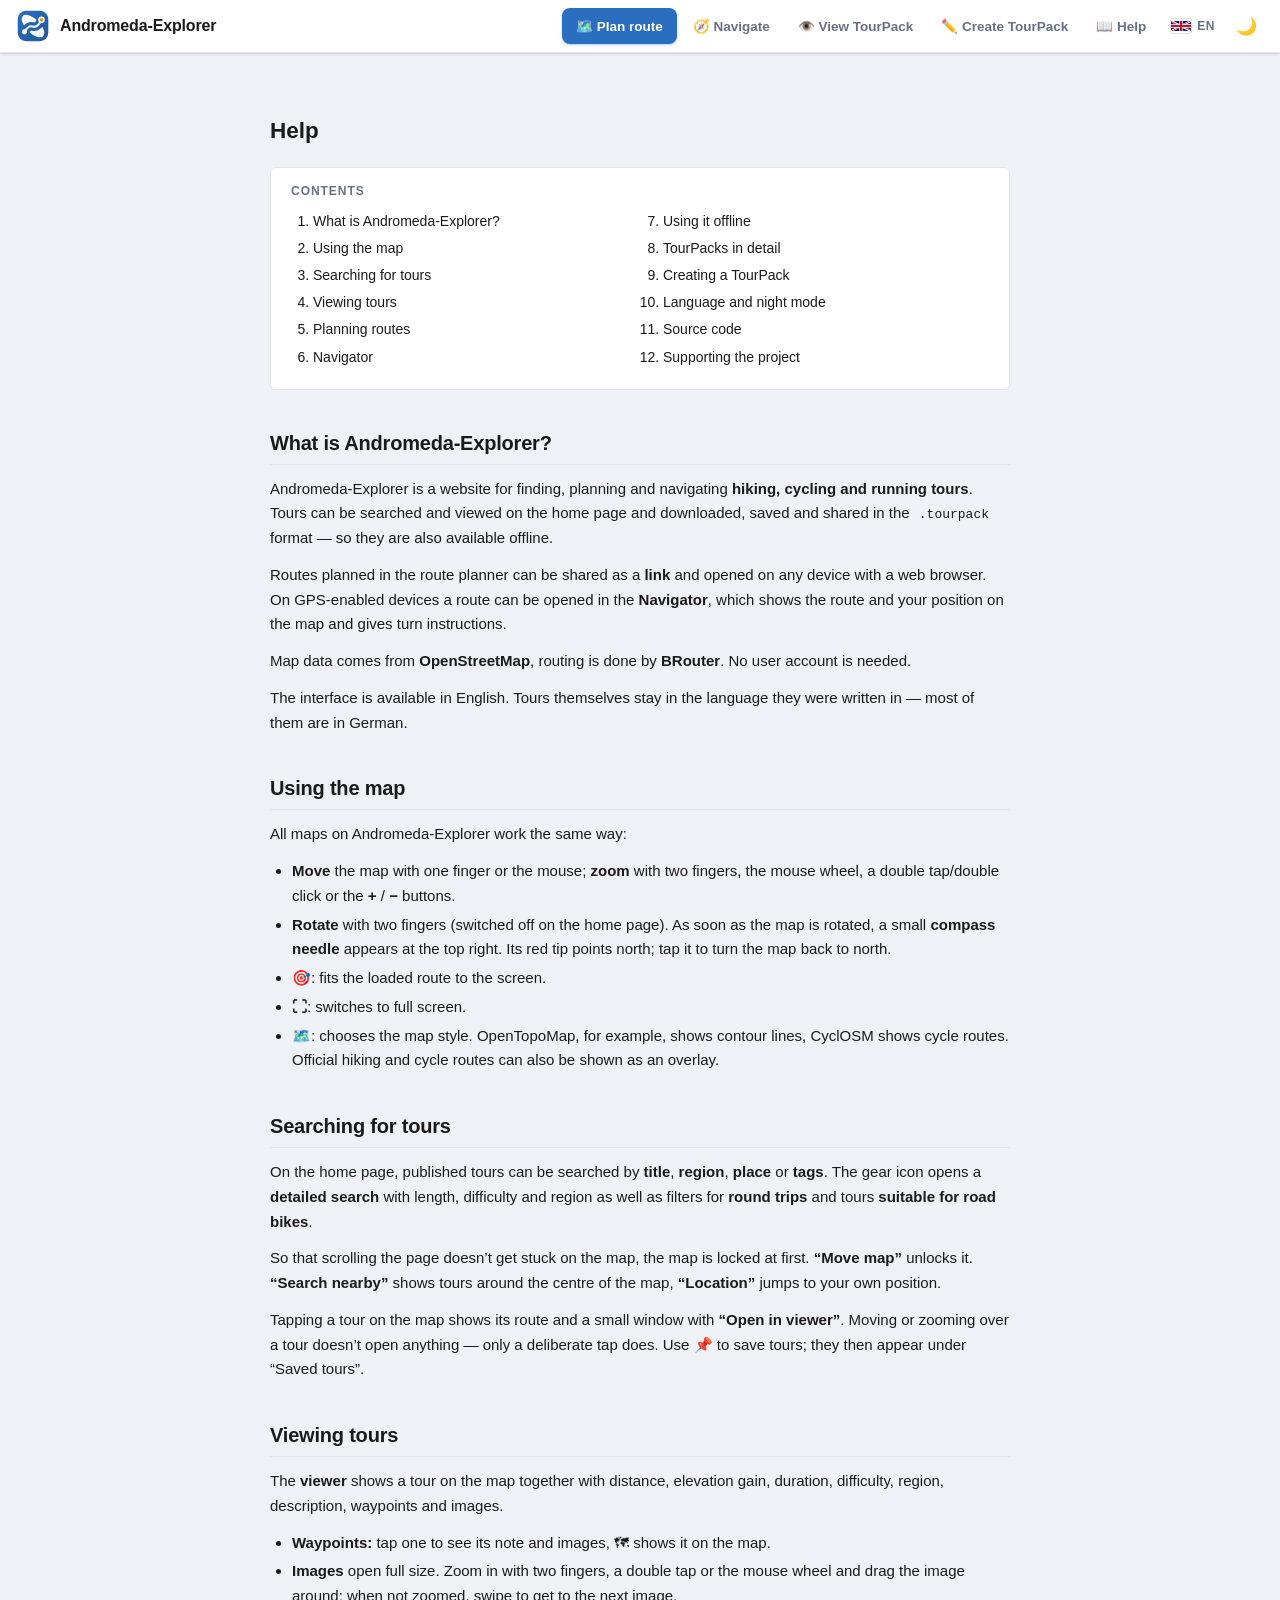
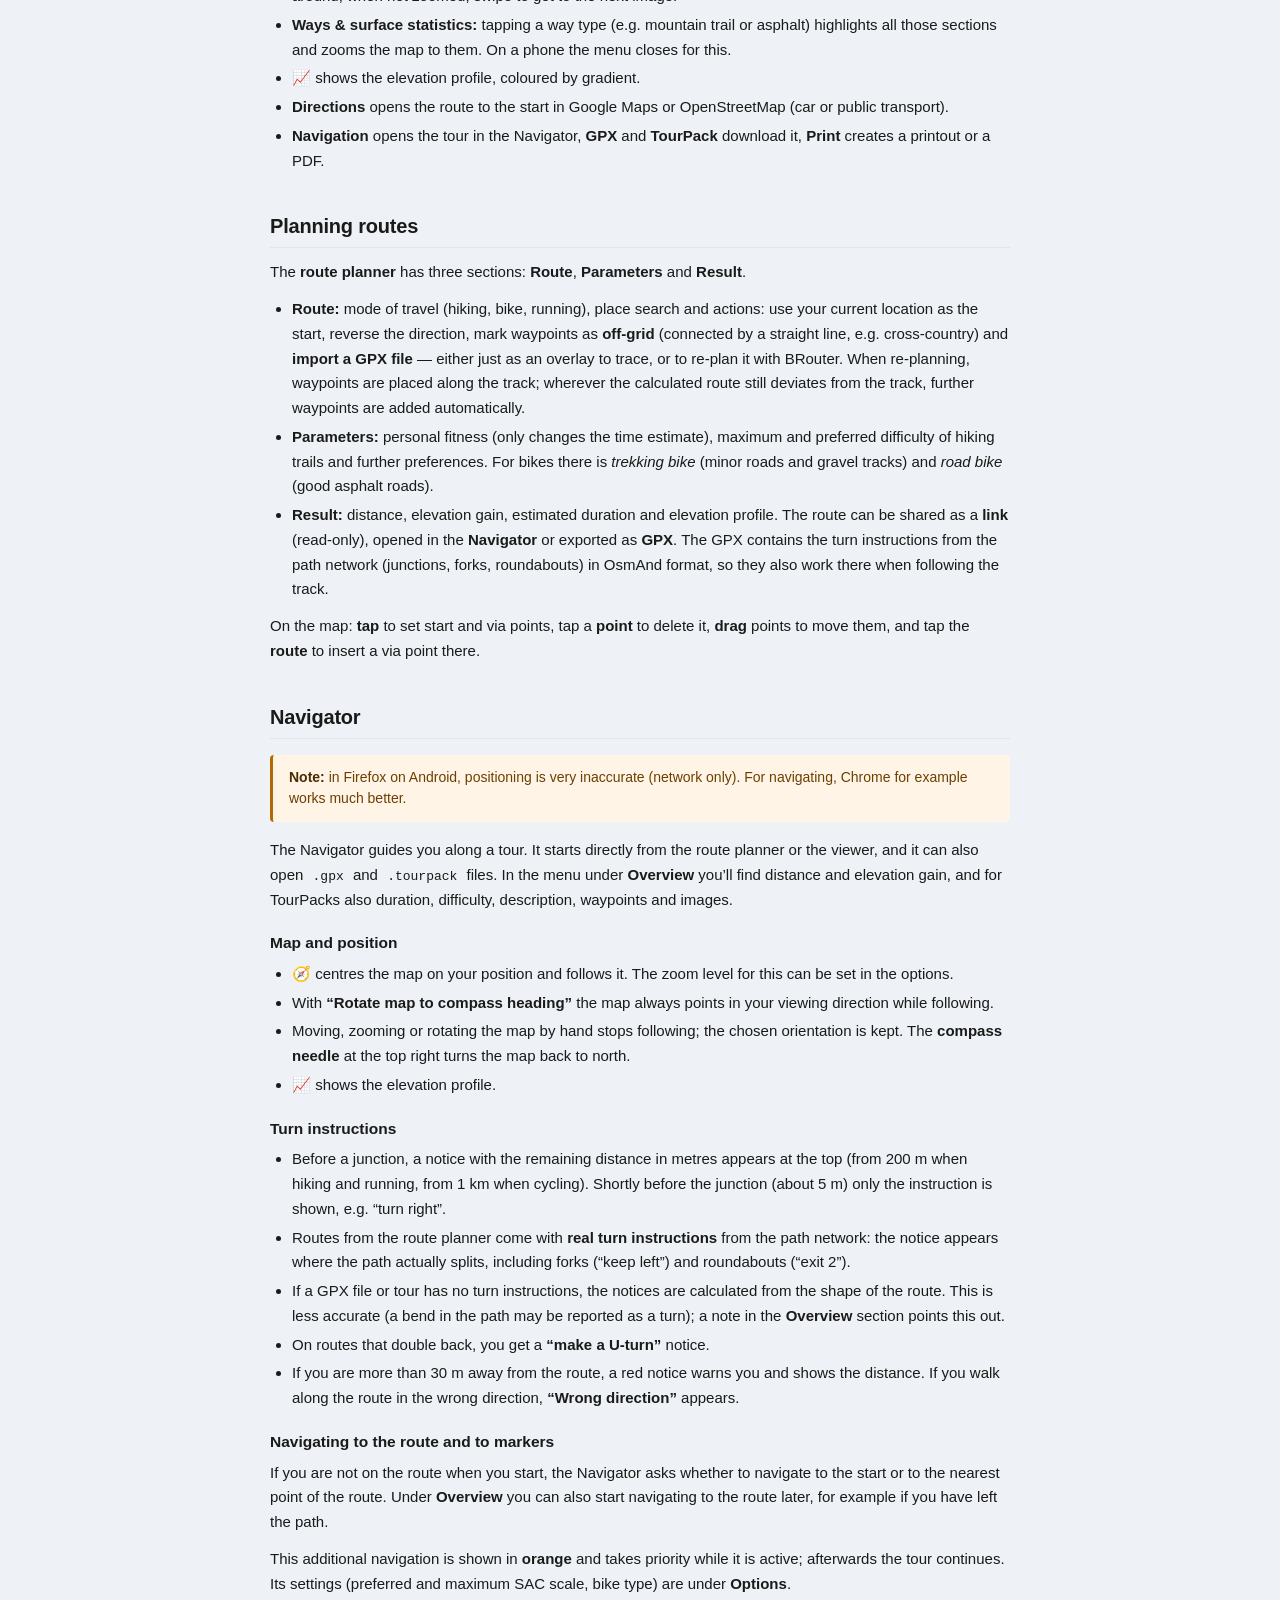
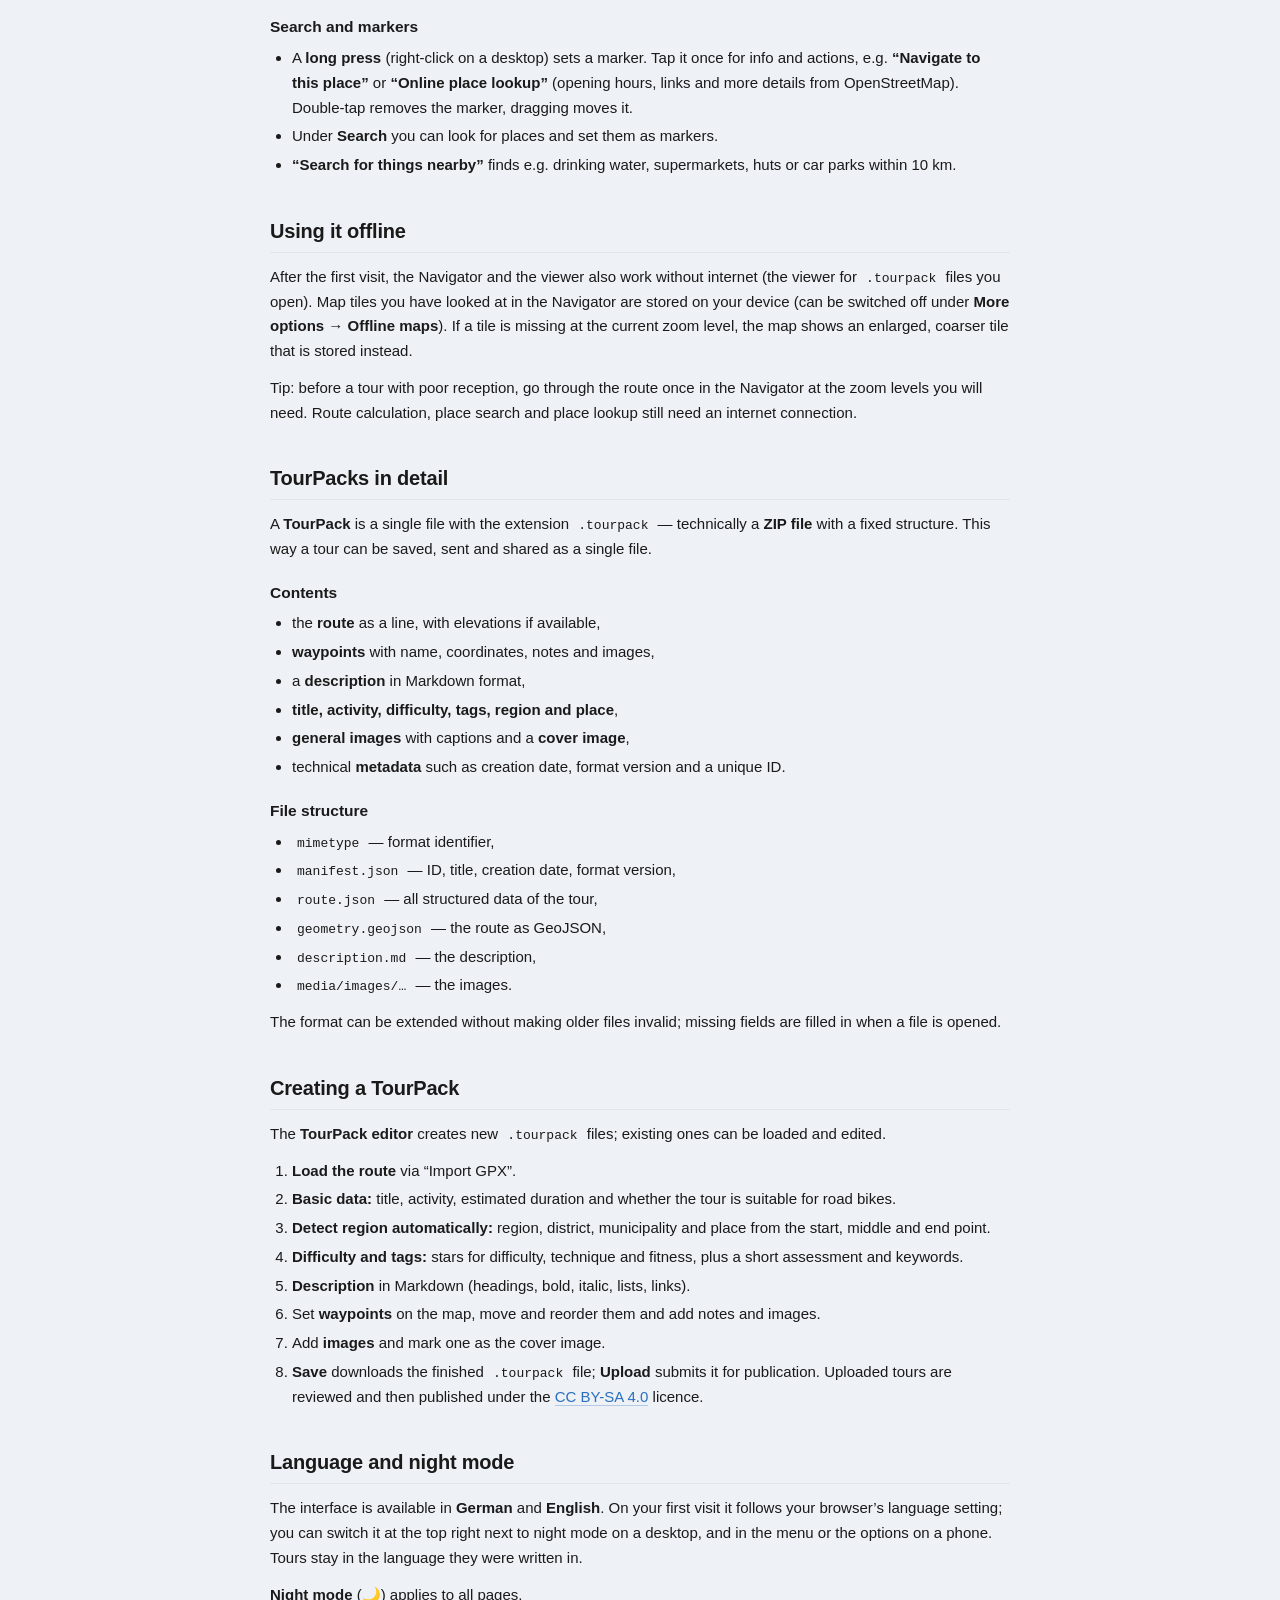
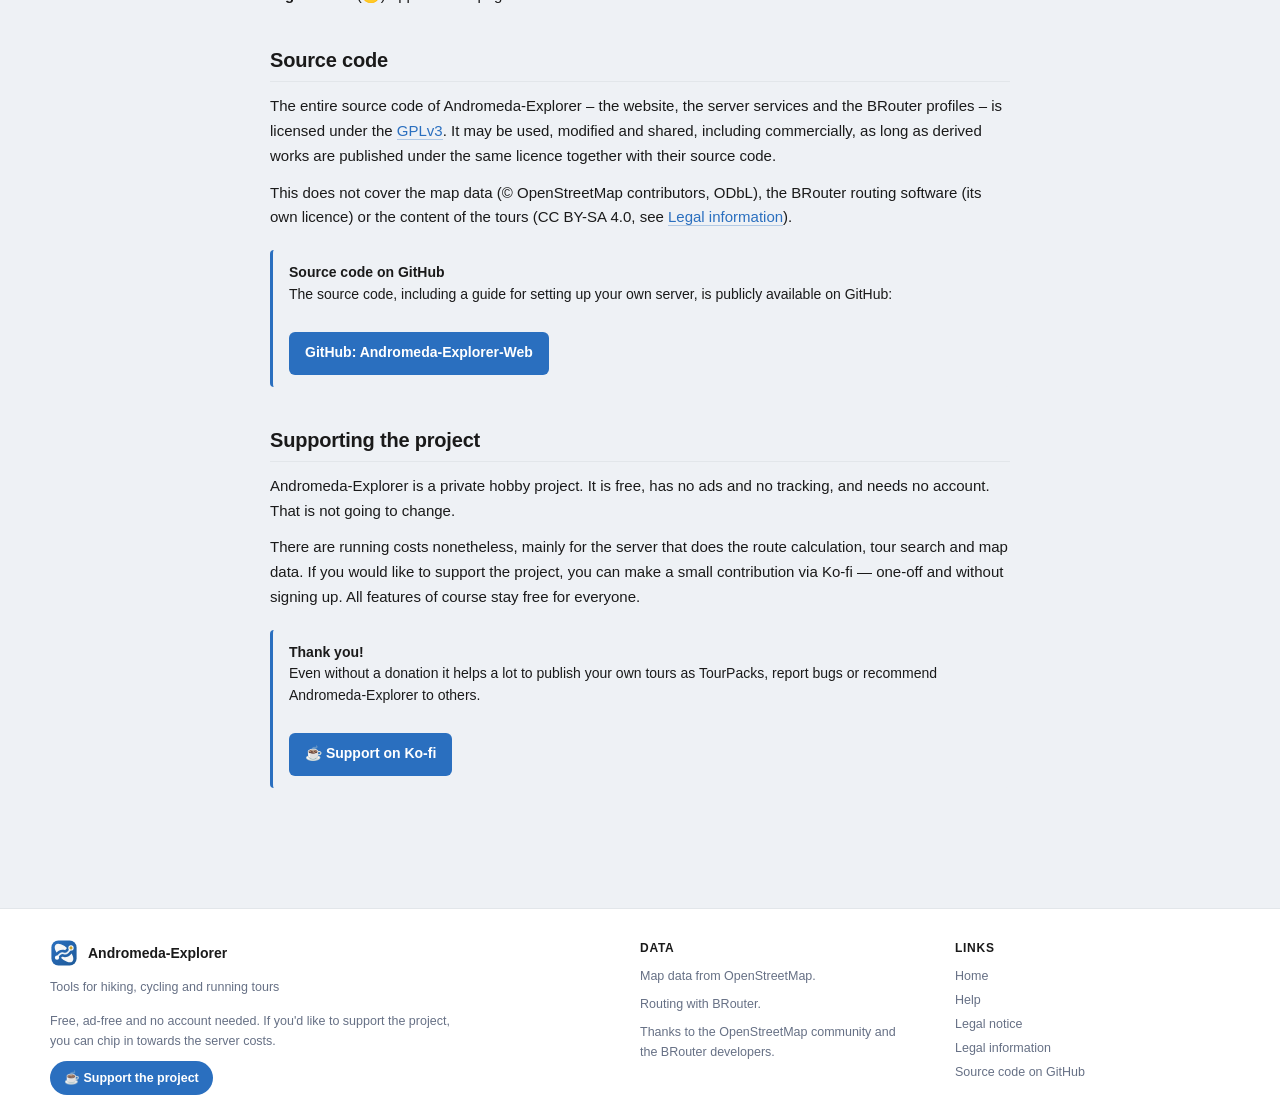
<file: www/hilfe.html>
<!DOCTYPE html>
<html lang="de">
<head>
<meta charset="UTF-8">
<meta name="viewport" content="width=device-width, initial-scale=1, maximum-scale=1, user-scalable=no, viewport-fit=cover">
<meta name="theme-color" content="#2a6fbf">
<link rel="icon" type="image/png" href="favicon.png">
<link rel="apple-touch-icon" href="favicon.png">
<title>Hilfe — Andromeda-Explorer</title>

<!-- Shared CSS -->
<link rel="stylesheet" href="stylesheets/base.css">
<link rel="stylesheet" href="stylesheets/layout.css">
<link rel="stylesheet" href="stylesheets/components.css">
<link rel="stylesheet" href="stylesheets/site.css">

<style>
  /* ============================================================
   * hilfe.html — Seitenspezifisch
   * ============================================================ */


  /* ---------- Inhalt ---------- */



  .doc .warn-note {
    background: #fff4e5;
    border-left: 3px solid #b26a00;
    padding: 12px 16px;
    border-radius: 4px;
    font-size: 14px;
    line-height: 1.55;
    color: #6b4000;
    margin: 16px 0;
  }
  .doc .warn-note strong { font-weight: 700; color: #4a2c00; }
  body.dark .doc .warn-note {
    background: rgba(178,106,0,.15);
    color: #ffb74d;
  }
  body.dark .doc .warn-note strong { color: #ffd08a; }

  /* Inhaltsverzeichnis am Anfang */
  .doc .toc {
    background: var(--panel);
    border: 1px solid var(--border);
    border-radius: var(--radius-sm);
    padding: 16px 20px;
    margin-bottom: 40px;
  }
  .doc .toc h2 {
    margin: 0 0 10px 0;
    border: none;
    padding: 0;
    font-size: 12px;
    text-transform: uppercase;
    letter-spacing: .08em;
    color: var(--text-muted);
    font-weight: 700;
  }
  .doc .toc ol {
    margin: 0; padding-left: 22px;
    columns: 1;
    column-gap: 24px;
  }
  @media (min-width: 600px) {
    .doc .toc ol { columns: 2; }
  }
  .doc .toc li {
    margin-bottom: 4px;
    font-size: 14px;
  }
  .doc .toc a {
    color: var(--text);
    border-bottom: none;
  }
  .doc .toc a:hover { color: var(--primary); }

  /* ---------- Mobile ---------- */
</style>
</head>
<body class="page-scroll">

<!-- ============================================================
     Header
     ============================================================ -->
<header id="header">
  <button class="icon-btn menu-btn" id="menuBtn" title="Menü" aria-label="Menü öffnen">☰</button>

  <a href="index.html" class="brand">
    <img src="logo.svg" class="logo" alt="">
    <span class="brand-name">Andromeda-Explorer</span>
  </a>

  <nav class="app-nav desktop-only">
    <a href="routing.html" class="app-primary">🗺️ Route planen</a>
    <a href="navigation.html">🧭 Navigieren</a>
    <a href="tourpack-viewer.html">👁️ TourPack ansehen</a>
    <a href="tourpack-editor.html">✏️ TourPack erstellen</a>
    <a href="hilfe.html">📖 Hilfe</a>
    <button class="icon-btn lang-btn" type="button"></button>
    <button class="icon-btn darkmode-btn" title="Nachtmodus" aria-label="Nachtmodus">🌙</button>
  </nav>
</header>

<main>
    <article class="doc">

    <!-- ============================================================
         Deutsch
         ============================================================ -->
    <div data-lang-block="de" data-no-i18n>

    <h1>Hilfe</h1>

    <div class="toc">
      <h2>Inhalt</h2>
      <ol>
        <li><a href="#worum">Was ist der Andromeda-Explorer?</a></li>
        <li><a href="#karte">Bedienung der Karte</a></li>
        <li><a href="#touren-suchen">Touren suchen</a></li>
        <li><a href="#viewer">Touren ansehen</a></li>
        <li><a href="#routen">Routen planen</a></li>
        <li><a href="#navigator">Navigator</a></li>
        <li><a href="#offline">Offline nutzen</a></li>
        <li><a href="#tourpack">TourPacks im Detail</a></li>
        <li><a href="#erstellen">TourPack erstellen</a></li>
        <li><a href="#sprache">Sprache und Nachtmodus</a></li>
        <li><a href="#quellcode">Quellcode</a></li>
        <li><a href="#unterstuetzen">Projekt unterstützen</a></li>
      </ol>
    </div>

    <section id="worum">
      <h2>Was ist der Andromeda-Explorer?</h2>
      <p>
        Der Andromeda-Explorer ist eine Website zum Suchen, Planen und
        Navigieren von <strong>Wander-, Rad- und Lauftouren</strong>.
        Vorgeplante Touren können auf der Startseite gesucht, angesehen und
        im <code>.tourpack</code>-Format heruntergeladen, gespeichert und
        versendet werden — so stehen sie auch offline zur Verfügung.
      </p>
      <p>
        Im Routenplaner geplante Routen lassen sich als <strong>Link</strong>
        versenden und auf jedem Gerät mit Webbrowser öffnen. Auf GPS-fähigen
        Geräten kann eine Route im <strong>Navigator</strong> geöffnet werden;
        dieser zeigt Route und eigene Position auf der Karte und gibt
        Abbiegehinweise.
      </p>
      <p>
        Die Kartendaten stammen von <strong>OpenStreetMap</strong>, die
        Wegfindung übernimmt <strong>BRouter</strong>. Ein Benutzerkonto ist
        nicht nötig.
      </p>
    </section>

    <section id="karte">
      <h2>Bedienung der Karte</h2>
      <p>
        Alle Karten des Andromeda-Explorers funktionieren gleich:
      </p>
      <ul>
        <li><strong>Verschieben</strong> mit einem Finger oder der Maus,
            <strong>zoomen</strong> mit zwei Fingern, dem Mausrad, einem
            Doppeltipp/Doppelklick oder den Knöpfen <strong>+</strong> /
            <strong>−</strong>.</li>
        <li><strong>Drehen</strong> mit zwei Fingern (auf der Startseite
            ausgeschaltet). Sobald die Karte gedreht ist, erscheint oben
            rechts eine kleine <strong>Kompassnadel</strong>. Die rote Spitze
            zeigt nach Norden; ein Tipp darauf richtet die Karte wieder nach
            Norden aus.</li>
        <li><strong>🎯</strong>: zeigt die geladene Route bildfüllend.</li>
        <li><strong>⛶</strong>: startet den Vollbildmodus.</li>
        <li><strong>🗺️</strong>: wählt den Kartenstil. OpenTopoMap zeigt zum
            Beispiel Höhenlinien, CyclOSM Radwege. Zusätzlich lassen sich
            offizielle Wander- und Radwege als Overlay einblenden.</li>
      </ul>
    </section>

    <section id="touren-suchen">
      <h2>Touren suchen</h2>
      <p>
        Auf der Startseite können veröffentlichte Touren nach
        <strong>Titel</strong>, <strong>Region</strong>, <strong>Ort</strong>
        oder <strong>Tags</strong> (Schlagwörtern) gesucht werden. Über das
        Zahnrad gibt es eine <strong>detaillierte Suche</strong> mit Länge,
        Schwierigkeit, Region sowie Filtern für <strong>Rundtouren</strong>
        und <strong>rennradtaugliche Touren</strong>.
      </p>
      <p>
        Damit die Seite beim Scrollen nicht an der Karte hängen bleibt, ist
        die Karte zunächst gesperrt. Mit <strong>„Karte bewegen“</strong>
        wird sie freigegeben. <strong>„Im Umkreis suchen“</strong> zeigt die
        Touren rund um das Kartenzentrum, <strong>„Standort“</strong> springt
        zur eigenen Position.
      </p>
      <p>
        Ein Tipp auf eine Tour in der Karte zeigt ihren Verlauf und ein
        kleines Fenster mit <strong>„Im Viewer öffnen“</strong>. Verschieben
        oder Zoomen über einer Tour öffnet nichts — nur ein gezielter Tipp.
        Mit 📌 lassen sich Touren merken; sie erscheinen dann unter
        „Gespeicherte Touren“.
      </p>
    </section>

    <section id="viewer">
      <h2>Touren ansehen</h2>
      <p>
        Der <strong>Viewer</strong> zeigt eine Tour auf der Karte, dazu
        Strecke, Höhenmeter, Dauer, Schwierigkeit, Region, Beschreibung,
        Wegpunkte und Bilder.
      </p>
      <ul>
        <li><strong>Wegpunkte:</strong> ein Tipp öffnet Notiz und Bilder des
            Wegpunkts, 🗺 zeigt ihn auf der Karte.</li>
        <li><strong>Bilder</strong> öffnen sich groß. Mit zwei Fingern,
            Doppeltipp oder Mausrad lässt sich hineinzoomen und das Bild
            verschieben; ungezoomt wechselt Wischen zum nächsten Bild.</li>
        <li><strong>Wege &amp; Oberflächenstatistik:</strong> ein Tipp auf
            eine Wegeart (z. B. Bergwanderweg oder Asphalt) hebt alle diese
            Abschnitte hervor und zoomt die Karte darauf. Am Handy schließt
            sich dazu das Menü.</li>
        <li><strong>📈</strong> zeigt das Höhenprofil mit Steigungsfarben.</li>
        <li><strong>Anfahrt</strong> öffnet die Route zum Startpunkt in
            Google Maps oder OpenStreetMap (Auto oder Öffis).</li>
        <li><strong>Navigation</strong> öffnet die Tour im Navigator,
            <strong>GPX</strong> und <strong>TourPack</strong> laden sie
            herunter, <strong>Drucken</strong> erstellt einen Ausdruck oder
            ein PDF.</li>
      </ul>
    </section>

    <section id="routen">
      <h2>Routen planen</h2>
      <p>
        Der <strong>Routenplaner</strong> hat drei Bereiche:
        <strong>Route</strong>, <strong>Parameter</strong> und
        <strong>Ergebnis</strong>.
      </p>
      <ul>
        <li>
          <strong>Route:</strong> Fortbewegungsart (Wandern, Rad, Laufen),
          Ortssuche und Aktionen: aktuellen Standort als Start verwenden,
          Richtung umkehren, Wegpunkte als <strong>Off-Grid</strong> markieren
          (Verbindung als Luftlinie, etwa querfeldein) und eine
          <strong>GPX-Datei importieren</strong> — entweder nur als Overlay
          zum Nachzeichnen oder zum Nachplanen mit BRouter. Beim Nachplanen
          werden Wegpunkte entlang des Tracks gesetzt; weicht die berechnete
          Route dann noch irgendwo vom Track ab, kommen dort automatisch
          weitere Wegpunkte dazu.
        </li>
        <li>
          <strong>Parameter:</strong> persönliche Fitness (ändert nur die
          Zeitangabe), maximale und bevorzugte Schwierigkeit von Wanderwegen
          sowie weitere Vorlieben. Beim Rad gibt es <em>Trekkingrad</em>
          (Nebenstraßen und Schotterwege) und <em>Rennrad</em> (gute
          Asphaltstraßen).
        </li>
        <li>
          <strong>Ergebnis:</strong> Länge, Höhenmeter, geschätzte Dauer und
          Höhenprofil. Die Route kann als <strong>Link</strong> geteilt
          (schreibgeschützt), im <strong>Navigator</strong> geöffnet oder als
          <strong>GPX</strong> exportiert werden. Die GPX enthält die
          Abbiegeanweisungen aus dem Wegenetz (Kreuzungen, Abzweigungen,
          Kreisverkehre) im Format von OsmAnd — sie funktionieren also auch
          dort beim Folgen des Tracks.
        </li>
      </ul>
      <p>
        Auf der Karte: <strong>tippen</strong> setzt Start- und
        Zwischenpunkte, ein Tipp auf einen <strong>Punkt</strong> löscht
        ihn, Punkte lassen sich <strong>ziehen</strong>, und ein Tipp auf die
        <strong>Route</strong> fügt dort einen Zwischenpunkt ein.
      </p>
    </section>

    <section id="navigator">
      <h2>Navigator</h2>

      <div class="warn-note">
        <strong>Achtung:</strong> Im Firefox auf Android ist die
        Positionsbestimmung sehr ungenau (nur über das Netzwerk). Zum
        Navigieren ist zum Beispiel Chrome deutlich besser geeignet.
      </div>

      <p>
        Der Navigator führt entlang einer Tour. Er startet direkt aus dem
        Routenplaner oder dem Viewer, kann aber auch <code>.gpx</code>- und
        <code>.tourpack</code>-Dateien öffnen. Im Menü unter
        <strong>Übersicht</strong> stehen Strecke, Höhenmeter und bei
        TourPacks auch Dauer, Schwierigkeit, Beschreibung, Wegpunkte und
        Bilder.
      </p>

      <h3>Karte und Position</h3>
      <ul>
        <li><strong>🧭</strong> zentriert die Karte auf die eigene Position
            und folgt ihr. Die Zoomstufe dafür lässt sich in den Optionen
            einstellen.</li>
        <li>Mit <strong>„Karte in Kompassrichtung drehen“</strong> zeigt die
            Karte beim Folgen immer in Blickrichtung.</li>
        <li>Wer die Karte von Hand verschiebt, zoomt oder dreht, beendet das
            Folgen; die gewählte Ausrichtung bleibt dabei erhalten. Die
            <strong>Kompassnadel</strong> oben rechts dreht die Karte wieder
            nach Norden.</li>
        <li><strong>📈</strong> zeigt das Höhenprofil.</li>
      </ul>

      <h3>Abbiegehinweise</h3>
      <ul>
        <li>Vor einer Abzweigung erscheint oben ein Hinweis mit der
            Restdistanz in Metern (beim Wandern und Laufen ab 200 m, beim
            Radfahren ab 1 km). Kurz vor der Abzweigung (etwa 5 m) steht nur
            noch die Anweisung, z. B. „rechts abbiegen“.</li>
        <li>Routen aus dem Routenplaner bringen <strong>echte
            Abbiegeanweisungen</strong> aus dem Wegenetz mit: Der Hinweis kommt
            dort, wo sich der Weg tatsächlich teilt, auch an Gabelungen
            („links halten“) und in Kreisverkehren („2. Ausfahrt“).</li>
        <li>Enthält eine GPX oder Tour keine Abbiegeanweisungen, werden die
            Hinweise aus der Form der Route berechnet. Das ist ungenauer
            (ein Knick im Weg kann als Abbiegung gemeldet werden); im
            Bereich <strong>Übersicht</strong> steht dann ein entsprechender
            Hinweis.</li>
        <li>Bei Routen, die zurückführen, kommt der Hinweis
            <strong>„umdrehen“</strong>.</li>
        <li>Ist man mehr als 30 m von der Route entfernt, warnt ein roter
            Hinweis mit der Entfernung. Geht man auf der Route in die
            falsche Richtung, erscheint <strong>„Falsche Richtung“</strong>.</li>
      </ul>

      <h3>Zur Route und zu Markierungen navigieren</h3>
      <p>
        Ist man beim Start nicht auf der Route, fragt der Navigator, ob zum
        Start oder zum nächsten Punkt der Route navigiert werden soll. Unter
        <strong>Übersicht</strong> lässt sich die Navigation zur Route auch
        später starten, etwa wenn man vom Weg abgekommen ist.
      </p>
      <p>
        Diese Zusatz-Navigation ist <strong>orange</strong> und hat Vorrang,
        solange sie aktiv ist; danach geht es mit der Tour weiter. Ihre
        Einstellungen (bevorzugte und maximale SAC-Skala, Radtyp) stehen
        unter <strong>Optionen</strong>.
      </p>

      <h3>Suchen und Markierungen</h3>
      <ul>
        <li><strong>Langes Drücken</strong> (am Desktop Rechtsklick) setzt
            eine Markierung. Einmal tippen zeigt Infos und Aktionen, z. B.
            <strong>„Zu diesem Ort navigieren“</strong> oder
            <strong>„Online Ortsabfrage“</strong> (Öffnungszeiten, Links und
            weitere Angaben aus OpenStreetMap). Doppeltippen entfernt die
            Markierung, Ziehen verschiebt sie.</li>
        <li>Unter <strong>Suche</strong> lassen sich Orte suchen und als
            Markierung setzen.</li>
        <li><strong>„Dinge in der Umgebung suchen“</strong> findet etwa
            Trinkwasser, Supermärkte, Hütten oder Parkplätze im Umkreis von
            10 km.</li>
      </ul>
    </section>

    <section id="offline">
      <h2>Offline nutzen</h2>
      <p>
        Navigator und Viewer funktionieren nach dem ersten Aufruf auch ohne
        Internet (im Viewer für geöffnete <code>.tourpack</code>-Dateien). Kartenausschnitte, die im Navigator angesehen wurden,
        werden auf dem Gerät gespeichert (abschaltbar unter
        <strong>Weitere Optionen → Offline-Karten</strong>). Fehlt ein
        Ausschnitt in der gewählten Zoomstufe, zeigt die Karte stattdessen
        einen gröberen gespeicherten Ausschnitt vergrößert an.
      </p>
      <p>
        Tipp: Vor einer Tour mit schlechtem Empfang die Strecke einmal im
        Navigator in den Zoomstufen abfahren, die später gebraucht werden.
        Routenberechnung, Ortssuche und Ortsabfrage brauchen weiterhin eine
        Internetverbindung.
      </p>
    </section>

    <section id="tourpack">
      <h2>TourPacks im Detail</h2>
      <p>
        Ein <strong>TourPack</strong> ist eine einzelne Datei mit der Endung
        <code>.tourpack</code> — technisch eine <strong>ZIP-Datei</strong> mit
        festgelegtem Aufbau. So lässt sich eine Tour als eine Datei
        speichern, verschicken und weitergeben.
      </p>
      <h3>Inhalt</h3>
      <ul>
        <li>die <strong>Route</strong> als Linie, mit Höhenwerten, sofern
            vorhanden,</li>
        <li><strong>Wegpunkte</strong> mit Name, Koordinaten, Notizen und
            Bildern,</li>
        <li>eine <strong>Beschreibung</strong> im Markdown-Format,</li>
        <li><strong>Titel, Aktivität, Schwierigkeit, Tags, Region und
            Ort</strong>,</li>
        <li><strong>allgemeine Bilder</strong> mit Bildunterschrift und ein
            <strong>Titelbild</strong>,</li>
        <li>technische <strong>Metadaten</strong> wie Erstellungsdatum,
            Formatversion und eine eindeutige ID.</li>
      </ul>
      <h3>Aufbau der Datei</h3>
      <ul>
        <li><code>mimetype</code> — Format-Kennung,</li>
        <li><code>manifest.json</code> — ID, Titel, Erstellungsdatum,
            Formatversion,</li>
        <li><code>route.json</code> — alle strukturierten Daten zur Tour,</li>
        <li><code>geometry.geojson</code> — die Route als GeoJSON,</li>
        <li><code>description.md</code> — die Beschreibung,</li>
        <li><code>media/images/…</code> — die Bilder.</li>
      </ul>
      <p>
        Das Format lässt sich erweitern, ohne ältere Dateien ungültig zu
        machen; fehlende Felder werden beim Öffnen ergänzt.
      </p>
    </section>

    <section id="erstellen">
      <h2>TourPack erstellen</h2>
      <p>
        Mit dem <strong>TourPack-Editor</strong> entstehen neue
        <code>.tourpack</code>-Dateien; vorhandene lassen sich laden und
        weiterbearbeiten.
      </p>
      <ol>
        <li><strong>Route laden</strong> über „GPX importieren“.</li>
        <li><strong>Grunddaten:</strong> Titel, Aktivität, geschätzte Dauer
            und ob die Tour rennradtauglich ist.</li>
        <li><strong>Region automatisch ermitteln:</strong> Region, Bezirk,
            Gemeinde und Ort aus Start-, Mittel- und Endpunkt.</li>
        <li><strong>Schwierigkeit und Tags:</strong> Sterne für
            Schwierigkeit, Technik und Kondition, dazu eine kurze
            Einschätzung und Schlagwörter.</li>
        <li><strong>Beschreibung</strong> in Markdown (Überschriften, fett,
            kursiv, Listen, Links).</li>
        <li><strong>Wegpunkte</strong> auf der Karte setzen, verschieben,
            sortieren und mit Notiz und Bildern versehen.</li>
        <li><strong>Bilder</strong> hinzufügen und eines als Titelbild
            markieren.</li>
        <li><strong>Speichern</strong> lädt die fertige
            <code>.tourpack</code>-Datei herunter;
            <strong>Hochladen</strong> reicht sie zur Veröffentlichung ein.
            Hochgeladene Touren werden vor der Freigabe geprüft und unter
            der Lizenz
            <a href="https://creativecommons.org/licenses/by-sa/4.0/deed.de" target="_blank" rel="noopener">CC BY-SA 4.0</a>
            veröffentlicht.</li>
      </ol>
    </section>

    <section id="sprache">
      <h2>Sprache und Nachtmodus</h2>
      <p>
        Die Oberfläche gibt es auf <strong>Deutsch</strong> und
        <strong>Englisch</strong>. Beim ersten Besuch richtet sie sich nach
        der Spracheinstellung des Browsers; umschalten lässt sie sich am
        Desktop oben rechts neben dem Nachtmodus, am Handy im Menü bzw. in
        den Optionen. Touren bleiben in der Sprache, in der sie erstellt
        wurden.
      </p>
      <p>
        Der <strong>Nachtmodus</strong> (🌙) gilt für alle Seiten.
      </p>
    </section>

    <section id="quellcode">
      <h2>Quellcode</h2>
      <p>
        Der gesamte Quellcode des Andromeda-Explorers – die Website, die
        Server-Dienste und die BRouter-Profile – steht unter der
        <a href="https://www.gnu.org/licenses/gpl-3.0.html" target="_blank" rel="noopener">GPLv3</a>.
        Er darf verwendet, verändert und weitergegeben werden, auch
        kommerziell, solange abgeleitete Werke wieder unter derselben Lizenz
        und mitsamt Quellcode veröffentlicht werden.
      </p>
      <p>
        Nicht davon umfasst sind die Kartendaten (© OpenStreetMap-Mitwirkende,
        ODbL), die Routing-Software BRouter (eigene Lizenz) und die Inhalte
        der Touren (CC BY-SA 4.0, siehe <a href="rechtliches.html">Rechtliche Hinweise</a>).
      </p>
      <div class="note" style="margin-top: 20px;">
        <strong>Quellcode auf GitHub</strong><br>
        Der Quellcode samt Anleitung zum Aufsetzen eines eigenen Servers ist
        öffentlich auf GitHub einsehbar:
        <br><br>
        <a href="https://github.com/Andromeda1170/Andromeda-Explorer-Web" target="_blank" rel="noopener" style="display: inline-block; background: var(--primary); color: white; padding: 10px 16px; border-radius: 6px; text-decoration: none; font-weight: bold; margin-top: 5px;">
          GitHub: Andromeda-Explorer-Web
        </a>
      </div>
    </section>

    <section id="unterstuetzen">
      <h2>Projekt unterstützen</h2>
      <p>
        Der Andromeda-Explorer ist ein privates Hobbyprojekt. Er ist
        kostenlos, enthält weder Werbung noch Tracking
        und braucht kein Benutzerkonto. Daran soll sich nichts ändern.
      </p>
      <p>
        Laufende Kosten entstehen trotzdem, vor allem für den Server, auf
        dem Routenberechnung, Tour-Suche und Kartendaten laufen. Wer das
        Projekt unterstützen möchte, kann über Ko-fi einen kleinen Beitrag
        leisten — einmalig und ohne Anmeldung. Alle Funktionen bleiben
        selbstverständlich für alle frei nutzbar.
      </p>
      <div class="note" style="margin-top: 20px;">
        <strong>Danke!</strong><br>
        Auch ohne Spende hilft es sehr, eigene Touren als TourPack zu
        veröffentlichen, Fehler zu melden oder den Andromeda-Explorer
        weiterzuempfehlen.
        <br><br>
        <a href="https://ko-fi.com/andromeda1170" target="_blank" rel="noopener" style="display: inline-block; background: var(--primary); color: white; padding: 10px 16px; border-radius: 6px; text-decoration: none; font-weight: bold; margin-top: 5px;">
          ☕ Auf Ko-fi unterstützen
        </a>
      </div>
    </section>

    </div>

    <!-- ============================================================
         English
         ============================================================ -->
    <div data-lang-block="en" data-no-i18n>

    <h1>Help</h1>

    <div class="toc">
      <h2>Contents</h2>
      <ol>
        <li><a href="#en-about">What is Andromeda-Explorer?</a></li>
        <li><a href="#en-map">Using the map</a></li>
        <li><a href="#en-search">Searching for tours</a></li>
        <li><a href="#en-viewer">Viewing tours</a></li>
        <li><a href="#en-routes">Planning routes</a></li>
        <li><a href="#en-navigator">Navigator</a></li>
        <li><a href="#en-offline">Using it offline</a></li>
        <li><a href="#en-tourpack">TourPacks in detail</a></li>
        <li><a href="#en-create">Creating a TourPack</a></li>
        <li><a href="#en-language">Language and night mode</a></li>
        <li><a href="#en-source">Source code</a></li>
        <li><a href="#en-support">Supporting the project</a></li>
      </ol>
    </div>

    <section id="en-about">
      <h2>What is Andromeda-Explorer?</h2>
      <p>
        Andromeda-Explorer is a website for finding, planning and navigating
        <strong>hiking, cycling and running tours</strong>. Tours can be
        searched and viewed on the home page and downloaded, saved and
        shared in the <code>.tourpack</code> format — so they are also
        available offline.
      </p>
      <p>
        Routes planned in the route planner can be shared as a
        <strong>link</strong> and opened on any device with a web browser.
        On GPS-enabled devices a route can be opened in the
        <strong>Navigator</strong>, which shows the route and your position
        on the map and gives turn instructions.
      </p>
      <p>
        Map data comes from <strong>OpenStreetMap</strong>, routing is done
        by <strong>BRouter</strong>. No user account is needed.
      </p>
      <p>
        The interface is available in English. Tours themselves stay in the
        language they were written in — most of them are in German.
      </p>
    </section>

    <section id="en-map">
      <h2>Using the map</h2>
      <p>All maps on Andromeda-Explorer work the same way:</p>
      <ul>
        <li><strong>Move</strong> the map with one finger or the mouse;
            <strong>zoom</strong> with two fingers, the mouse wheel, a double
            tap/double click or the <strong>+</strong> / <strong>−</strong>
            buttons.</li>
        <li><strong>Rotate</strong> with two fingers (switched off on the
            home page). As soon as the map is rotated, a small
            <strong>compass needle</strong> appears at the top right. Its red
            tip points north; tap it to turn the map back to north.</li>
        <li><strong>🎯</strong>: fits the loaded route to the screen.</li>
        <li><strong>⛶</strong>: switches to full screen.</li>
        <li><strong>🗺️</strong>: chooses the map style. OpenTopoMap, for
            example, shows contour lines, CyclOSM shows cycle routes. Official
            hiking and cycle routes can also be shown as an overlay.</li>
      </ul>
    </section>

    <section id="en-search">
      <h2>Searching for tours</h2>
      <p>
        On the home page, published tours can be searched by
        <strong>title</strong>, <strong>region</strong>,
        <strong>place</strong> or <strong>tags</strong>. The gear icon opens
        a <strong>detailed search</strong> with length, difficulty and region
        as well as filters for <strong>round trips</strong> and tours
        <strong>suitable for road bikes</strong>.
      </p>
      <p>
        So that scrolling the page doesn’t get stuck on the map, the map is
        locked at first. <strong>“Move map”</strong> unlocks it.
        <strong>“Search nearby”</strong> shows tours around the centre of the
        map, <strong>“Location”</strong> jumps to your own position.
      </p>
      <p>
        Tapping a tour on the map shows its route and a small window with
        <strong>“Open in viewer”</strong>. Moving or zooming over a tour
        doesn’t open anything — only a deliberate tap does. Use 📌 to save
        tours; they then appear under “Saved tours”.
      </p>
    </section>

    <section id="en-viewer">
      <h2>Viewing tours</h2>
      <p>
        The <strong>viewer</strong> shows a tour on the map together with
        distance, elevation gain, duration, difficulty, region, description,
        waypoints and images.
      </p>
      <ul>
        <li><strong>Waypoints:</strong> tap one to see its note and images,
            🗺 shows it on the map.</li>
        <li><strong>Images</strong> open full size. Zoom in with two fingers,
            a double tap or the mouse wheel and drag the image around; when
            not zoomed, swipe to get to the next image.</li>
        <li><strong>Ways &amp; surface statistics:</strong> tapping a way
            type (e.g. mountain trail or asphalt) highlights all those
            sections and zooms the map to them. On a phone the menu closes
            for this.</li>
        <li><strong>📈</strong> shows the elevation profile, coloured by
            gradient.</li>
        <li><strong>Directions</strong> opens the route to the start in
            Google Maps or OpenStreetMap (car or public transport).</li>
        <li><strong>Navigation</strong> opens the tour in the Navigator,
            <strong>GPX</strong> and <strong>TourPack</strong> download it,
            <strong>Print</strong> creates a printout or a PDF.</li>
      </ul>
    </section>

    <section id="en-routes">
      <h2>Planning routes</h2>
      <p>
        The <strong>route planner</strong> has three sections:
        <strong>Route</strong>, <strong>Parameters</strong> and
        <strong>Result</strong>.
      </p>
      <ul>
        <li>
          <strong>Route:</strong> mode of travel (hiking, bike, running),
          place search and actions: use your current location as the start,
          reverse the direction, mark waypoints as <strong>off-grid</strong>
          (connected by a straight line, e.g. cross-country) and
          <strong>import a GPX file</strong> — either just as an overlay to
          trace, or to re-plan it with BRouter. When re-planning, waypoints
          are placed along the track; wherever the calculated route still
          deviates from the track, further waypoints are added
          automatically.
        </li>
        <li>
          <strong>Parameters:</strong> personal fitness (only changes the
          time estimate), maximum and preferred difficulty of hiking trails
          and further preferences. For bikes there is <em>trekking bike</em>
          (minor roads and gravel tracks) and <em>road bike</em> (good
          asphalt roads).
        </li>
        <li>
          <strong>Result:</strong> distance, elevation gain, estimated
          duration and elevation profile. The route can be shared as a
          <strong>link</strong> (read-only), opened in the
          <strong>Navigator</strong> or exported as <strong>GPX</strong>.
          The GPX contains the turn instructions from the path network
          (junctions, forks, roundabouts) in OsmAnd format, so they also
          work there when following the track.
        </li>
      </ul>
      <p>
        On the map: <strong>tap</strong> to set start and via points, tap a
        <strong>point</strong> to delete it, <strong>drag</strong> points to
        move them, and tap the <strong>route</strong> to insert a via point
        there.
      </p>
    </section>

    <section id="en-navigator">
      <h2>Navigator</h2>

      <div class="warn-note">
        <strong>Note:</strong> in Firefox on Android, positioning is very
        inaccurate (network only). For navigating, Chrome for example works
        much better.
      </div>

      <p>
        The Navigator guides you along a tour. It starts directly from the
        route planner or the viewer, and it can also open
        <code>.gpx</code> and <code>.tourpack</code> files. In the menu under
        <strong>Overview</strong> you’ll find distance and elevation gain, and
        for TourPacks also duration, difficulty, description, waypoints and
        images.
      </p>

      <h3>Map and position</h3>
      <ul>
        <li><strong>🧭</strong> centres the map on your position and follows
            it. The zoom level for this can be set in the options.</li>
        <li>With <strong>“Rotate map to compass heading”</strong> the map
            always points in your viewing direction while following.</li>
        <li>Moving, zooming or rotating the map by hand stops following; the
            chosen orientation is kept. The <strong>compass needle</strong>
            at the top right turns the map back to north.</li>
        <li><strong>📈</strong> shows the elevation profile.</li>
      </ul>

      <h3>Turn instructions</h3>
      <ul>
        <li>Before a junction, a notice with the remaining distance in metres
            appears at the top (from 200 m when hiking and running, from 1 km
            when cycling). Shortly before the junction (about 5 m) only the
            instruction is shown, e.g. “turn right”.</li>
        <li>Routes from the route planner come with <strong>real turn
            instructions</strong> from the path network: the notice appears
            where the path actually splits, including forks (“keep left”)
            and roundabouts (“exit 2”).</li>
        <li>If a GPX file or tour has no turn instructions, the notices are
            calculated from the shape of the route. This is less accurate
            (a bend in the path may be reported as a turn); a note in the
            <strong>Overview</strong> section points this out.</li>
        <li>On routes that double back, you get a <strong>“make a
            U-turn”</strong> notice.</li>
        <li>If you are more than 30 m away from the route, a red notice warns
            you and shows the distance. If you walk along the route in the
            wrong direction, <strong>“Wrong direction”</strong> appears.</li>
      </ul>

      <h3>Navigating to the route and to markers</h3>
      <p>
        If you are not on the route when you start, the Navigator asks
        whether to navigate to the start or to the nearest point of the
        route. Under <strong>Overview</strong> you can also start navigating
        to the route later, for example if you have left the path.
      </p>
      <p>
        This additional navigation is shown in <strong>orange</strong> and
        takes priority while it is active; afterwards the tour continues. Its
        settings (preferred and maximum SAC scale, bike type) are under
        <strong>Options</strong>.
      </p>

      <h3>Search and markers</h3>
      <ul>
        <li>A <strong>long press</strong> (right-click on a desktop) sets a
            marker. Tap it once for info and actions, e.g.
            <strong>“Navigate to this place”</strong> or <strong>“Online place
            lookup”</strong> (opening hours, links and more details from
            OpenStreetMap). Double-tap removes the marker, dragging moves
            it.</li>
        <li>Under <strong>Search</strong> you can look for places and set
            them as markers.</li>
        <li><strong>“Search for things nearby”</strong> finds e.g. drinking
            water, supermarkets, huts or car parks within 10 km.</li>
      </ul>
    </section>

    <section id="en-offline">
      <h2>Using it offline</h2>
      <p>
        After the first visit, the Navigator and the viewer also work without
        internet (the viewer for <code>.tourpack</code> files you open). Map tiles you have looked at in the Navigator are stored on
        your device (can be switched off under <strong>More options →
        Offline maps</strong>). If a tile is missing at the current zoom
        level, the map shows an enlarged, coarser tile that is stored
        instead.
      </p>
      <p>
        Tip: before a tour with poor reception, go through the route once in
        the Navigator at the zoom levels you will need. Route calculation,
        place search and place lookup still need an internet connection.
      </p>
    </section>

    <section id="en-tourpack">
      <h2>TourPacks in detail</h2>
      <p>
        A <strong>TourPack</strong> is a single file with the extension
        <code>.tourpack</code> — technically a <strong>ZIP file</strong> with a
        fixed structure. This way a tour can be saved, sent and shared as a
        single file.
      </p>
      <h3>Contents</h3>
      <ul>
        <li>the <strong>route</strong> as a line, with elevations if
            available,</li>
        <li><strong>waypoints</strong> with name, coordinates, notes and
            images,</li>
        <li>a <strong>description</strong> in Markdown format,</li>
        <li><strong>title, activity, difficulty, tags, region and
            place</strong>,</li>
        <li><strong>general images</strong> with captions and a
            <strong>cover image</strong>,</li>
        <li>technical <strong>metadata</strong> such as creation date, format
            version and a unique ID.</li>
      </ul>
      <h3>File structure</h3>
      <ul>
        <li><code>mimetype</code> — format identifier,</li>
        <li><code>manifest.json</code> — ID, title, creation date, format
            version,</li>
        <li><code>route.json</code> — all structured data of the tour,</li>
        <li><code>geometry.geojson</code> — the route as GeoJSON,</li>
        <li><code>description.md</code> — the description,</li>
        <li><code>media/images/…</code> — the images.</li>
      </ul>
      <p>
        The format can be extended without making older files invalid;
        missing fields are filled in when a file is opened.
      </p>
    </section>

    <section id="en-create">
      <h2>Creating a TourPack</h2>
      <p>
        The <strong>TourPack editor</strong> creates new
        <code>.tourpack</code> files; existing ones can be loaded and edited.
      </p>
      <ol>
        <li><strong>Load the route</strong> via “Import GPX”.</li>
        <li><strong>Basic data:</strong> title, activity, estimated duration
            and whether the tour is suitable for road bikes.</li>
        <li><strong>Detect region automatically:</strong> region, district,
            municipality and place from the start, middle and end point.</li>
        <li><strong>Difficulty and tags:</strong> stars for difficulty,
            technique and fitness, plus a short assessment and keywords.</li>
        <li><strong>Description</strong> in Markdown (headings, bold, italic,
            lists, links).</li>
        <li>Set <strong>waypoints</strong> on the map, move and reorder them
            and add notes and images.</li>
        <li>Add <strong>images</strong> and mark one as the cover image.</li>
        <li><strong>Save</strong> downloads the finished
            <code>.tourpack</code> file; <strong>Upload</strong> submits it
            for publication. Uploaded tours are reviewed and then published
            under the
            <a href="https://creativecommons.org/licenses/by-sa/4.0/deed.en" target="_blank" rel="noopener">CC BY-SA 4.0</a>
            licence.</li>
      </ol>
    </section>

    <section id="en-language">
      <h2>Language and night mode</h2>
      <p>
        The interface is available in <strong>German</strong> and
        <strong>English</strong>. On your first visit it follows your
        browser’s language setting; you can switch it at the top right next
        to night mode on a desktop, and in the menu or the options on a phone.
        Tours stay in the language they were written in.
      </p>
      <p>
        <strong>Night mode</strong> (🌙) applies to all pages.
      </p>
    </section>

    <section id="en-source">
      <h2>Source code</h2>
      <p>
        The entire source code of Andromeda-Explorer – the website, the
        server services and the BRouter profiles – is licensed under the
        <a href="https://www.gnu.org/licenses/gpl-3.0.html" target="_blank" rel="noopener">GPLv3</a>.
        It may be used, modified and shared, including commercially, as long
        as derived works are published under the same licence together with
        their source code.
      </p>
      <p>
        This does not cover the map data (© OpenStreetMap contributors, ODbL),
        the BRouter routing software (its own licence) or the content of the
        tours (CC BY-SA 4.0, see <a href="rechtliches.html">Legal information</a>).
      </p>
      <div class="note" style="margin-top: 20px;">
        <strong>Source code on GitHub</strong><br>
        The source code, including a guide for setting up your own server, is
        publicly available on GitHub:
        <br><br>
        <a href="https://github.com/Andromeda1170/Andromeda-Explorer-Web" target="_blank" rel="noopener" style="display: inline-block; background: var(--primary); color: white; padding: 10px 16px; border-radius: 6px; text-decoration: none; font-weight: bold; margin-top: 5px;">
          GitHub: Andromeda-Explorer-Web
        </a>
      </div>
    </section>

    <section id="en-support">
      <h2>Supporting the project</h2>
      <p>
        Andromeda-Explorer is a private hobby project. It is free, has no
        ads and no tracking, and needs no account. That
        is not going to change.
      </p>
      <p>
        There are running costs nonetheless, mainly for the server that
        does the route calculation, tour search and map data. If you would
        like to support the project, you can make a small contribution via
        Ko-fi — one-off and without signing up. All features of course stay
        free for everyone.
      </p>
      <div class="note" style="margin-top: 20px;">
        <strong>Thank you!</strong><br>
        Even without a donation it helps a lot to publish your own tours as
        TourPacks, report bugs or recommend Andromeda-Explorer to others.
        <br><br>
        <a href="https://ko-fi.com/andromeda1170" target="_blank" rel="noopener" style="display: inline-block; background: var(--primary); color: white; padding: 10px 16px; border-radius: 6px; text-decoration: none; font-weight: bold; margin-top: 5px;">
          ☕ Support on Ko-fi
        </a>
      </div>
    </section>

    </div>

  </article>
</main>

<!-- ============================================================
     Footer
     ============================================================ -->
<footer id="footer">
  <div class="footer-inner">

    <div class="footer-col">
      <div class="footer-brand">
        <img src="logo.svg" class="logo" alt="">
        <span>Andromeda-Explorer</span>
      </div>
      <p>
        Werkzeuge für Wander-, Rad- und Lauftouren
      </p>
      <p class="footer-support-text">Kostenlos, werbefrei und ohne Konto nutzbar. Wer das Projekt unterstützen möchte, kann einen Beitrag zu den Serverkosten leisten.</p>
      <a class="footer-support" href="https://ko-fi.com/andromeda1170" target="_blank" rel="noopener">☕ Projekt unterstützen</a>
    </div>

    <div class="footer-col">
      <h4>Daten</h4>
      <p>
        Kartendaten von
        <a href="https://www.openstreetmap.org/copyright" target="_blank" rel="noopener">OpenStreetMap</a>.
      </p>
      <p>
        Routing mit
        <a href="https://brouter.de/" target="_blank" rel="noopener">BRouter</a>.
      </p>
      <p>
        Danke an die OpenStreetMap-Community und die BRouter-Entwickler:innen.
      </p>
    </div>

    <div class="footer-col">
      <h4>Links</h4>
      <ul>
        <li><a href="index.html">Startseite</a></li>
        <li><a href="hilfe.html">Hilfe</a></li>
        <li><a href="impressum.html">Impressum</a></li>
        <li><a href="rechtliches.html">Rechtliche Hinweise</a></li>
        <li><a href="https://github.com/Andromeda1170/Andromeda-Explorer-Web" target="_blank" rel="noopener">Quellcode auf GitHub</a></li>
      </ul>
    </div>

  </div>
</footer>

<!-- ============================================================
     Mobiles Menü
     ============================================================ -->
<div id="mobileMenu">
  <div class="menu-sheet">
    <div class="menu-head">
      <div class="grabber"></div>
      <h2>Menü</h2>
      <button class="close-btn" id="closeMobileMenu" title="Schließen">✕</button>
    </div>
    <div class="menu-body">

      <a class="menu-item primary" href="navigation.html">
        <span class="mi-icon">🧭</span>
        <span class="mi-title">Navigieren</span>
      </a>

      <a class="menu-item primary" href="routing.html">
        <span class="mi-icon">🗺️</span>
        <span class="mi-title">Route planen</span>
      </a>

      <a class="menu-item secondary" href="tourpack-viewer.html">
        <span class="mi-icon">👁️</span>
        <span class="mi-title">TourPack ansehen</span>
      </a>

      <a class="menu-item secondary" href="tourpack-editor.html">
        <span class="mi-icon">✏️</span>
        <span class="mi-title">TourPack erstellen</span>
      </a>

      <a class="menu-item secondary" href="hilfe.html">
        <span class="mi-icon">📖</span>
        <span class="mi-title">Hilfe</span>
      </a>

      <div class="menu-sep"></div>

      <label class="menu-switch">
        <span class="mi-icon">🌙</span>
        <span class="mi-title">Nachtmodus</span>
        <span class="switch">
          <input type="checkbox" class="darkmode-switch">
          <span class="slider"></span>
        </span>
      </label>
      <div class="menu-lang">
        <span class="mi-icon">🌐</span>
        <span class="mi-title">Sprache</span>
        <div class="lang-seg"></div>
      </div>

    </div>
  </div>
</div>

<!-- ============================================================
     Scripts
     ============================================================ -->
<script src="scripts/config.js"></script>
<script src="scripts/i18n.js"></script>
<script src="scripts/lang/de.js"></script>
<script src="scripts/lang/en.js"></script>
<script src="scripts/lang/en-phrases.js"></script>
<script src="scripts/utils.js"></script>
<script src="scripts/toast.js"></script>
<script src="scripts/darkmode.js"></script>
<script src="scripts/sitemenu.js"></script>

<script>AndromedaSiteMenu.initStaticPage();</script>

</body>
</html>
</file>
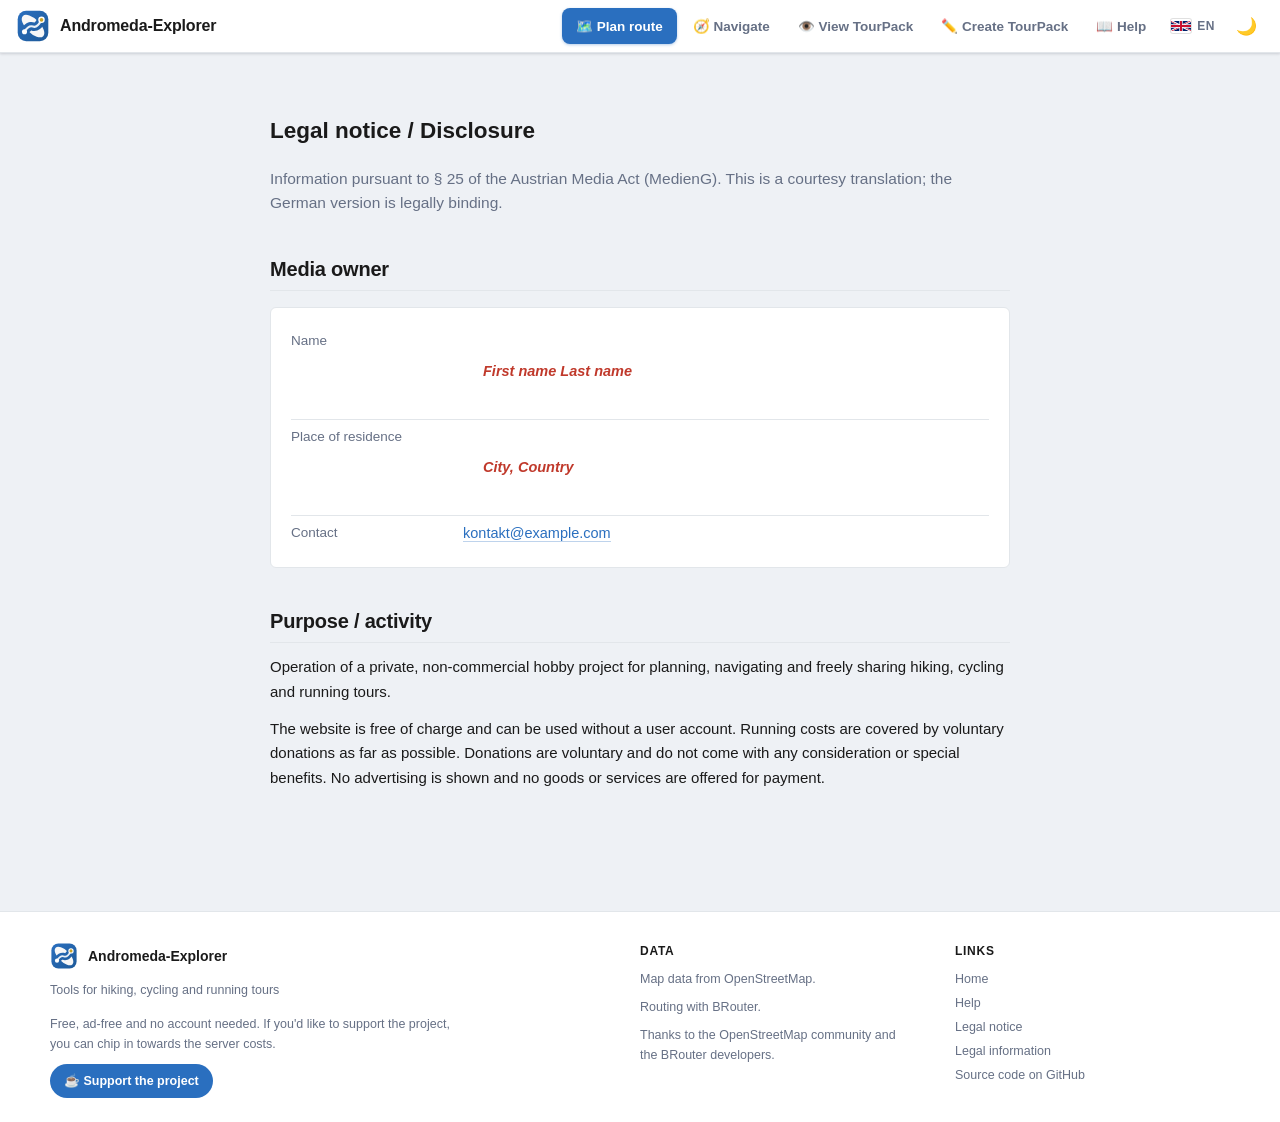
<file: www/impressum.example.html>
<!DOCTYPE html>
<html lang="de">
<head>
<!-- Vorlage: als impressum.html kopieren und eigene Angaben eintragen.
     impressum.html steht in .gitignore und kommt nicht ins Repository. -->
<meta charset="UTF-8">
<meta name="viewport" content="width=device-width, initial-scale=1, maximum-scale=1, user-scalable=no, viewport-fit=cover">
<meta name="theme-color" content="#2a6fbf">
<link rel="icon" type="image/png" href="favicon.png">
<link rel="apple-touch-icon" href="favicon.png">
<title>Impressum — Andromeda-Explorer</title>

<link rel="stylesheet" href="stylesheets/base.css">
<link rel="stylesheet" href="stylesheets/layout.css">
<link rel="stylesheet" href="stylesheets/components.css">
<link rel="stylesheet" href="stylesheets/site.css">

<style>

  /* Header (identisch zu hilfe.html) */


  /* Inhalt */



  .doc .info-box {
    background: var(--panel);
    border: 1px solid var(--border);
    border-radius: var(--radius-sm);
    padding: 16px 20px;
    margin: 16px 0;
    font-size: 14.5px;
    line-height: 1.6;
  }
  .doc .info-box .row {
    display: flex;
    gap: 12px;
    padding: 6px 0;
    border-bottom: 1px solid var(--border);
  }
  .doc .info-box .row:last-child { border-bottom: none; }
  .doc .info-box .row .lbl {
    color: var(--text-muted);
    min-width: 160px;
    flex-shrink: 0;
    font-size: 13.5px;
  }
  .doc .info-box .row .val {
    color: var(--text);
    font-weight: 500;
    word-break: break-word;
  }
  .doc .info-box .row .val.placeholder {
    color: var(--danger);
    font-style: italic;
    font-weight: 700;
  }

  /* Footer (identisch zu hilfe.html) */

  /* Mobiles Menü */

  @media (max-width: 900px) {
    .doc .info-box .row { flex-direction: column; gap: 2px; }
    .doc .info-box .row .lbl { min-width: 0; }
  }
</style>
</head>
<body class="page-scroll">

<header id="header">
  <button class="icon-btn menu-btn" id="menuBtn" title="Menü" aria-label="Menü öffnen">☰</button>

  <a href="index.html" class="brand">
    <img src="logo.svg" class="logo" alt="">
    <span class="brand-name">Andromeda-Explorer</span>
  </a>

  <nav class="app-nav desktop-only">
    <a href="routing.html" class="app-primary">🗺️ Route planen</a>
    <a href="navigation.html">🧭 Navigieren</a>
    <a href="tourpack-viewer.html">👁️ TourPack ansehen</a>
    <a href="tourpack-editor.html">✏️ TourPack erstellen</a>
    <a href="hilfe.html">📖 Hilfe</a>
    <button class="icon-btn lang-btn" type="button"></button>
    <button class="icon-btn darkmode-btn" title="Nachtmodus" aria-label="Nachtmodus">🌙</button>
  </nav>
</header>

<main>
  <article class="doc">
    <div data-lang-block="de" data-no-i18n>

    <h1>Impressum / Offenlegung</h1>
    <p class="lead">
      Angaben gemäß § 25 Mediengesetz (MedienG).
    </p>

    <section id="medieninhaber">
      <h2>Medieninhaber</h2>
      <div class="info-box">
        <div class="row">
          <span class="lbl">Name</span>
          <span class="val placeholder">Vorname Nachname</span>
        </div>
        <div class="row">
          <span class="lbl">Wohnort</span>
          <span class="val placeholder">Ort, Land</span>
        </div>
        <div class="row">
          <span class="lbl">Kontakt</span>
          <span class="val">
            <a href="mailto:kontakt@example.com">kontakt@example.com</a>
          </span>
        </div>
      </div>
    </section>

    <section id="zweck">
      <h2>Zweck / Tätigkeit</h2>
      <p>
        Betrieb eines privaten, nicht kommerziellen Hobbyprojekts zur
        Planung, Navigation und freien Weitergabe von Wander-,
        Rad- und Lauf-Touren.
      </p>
      <p>
        Die Website ist kostenlos und ohne Benutzerkonto nutzbar. Die laufenden
        Betriebskosten werden, soweit möglich, durch freiwillige Spenden gedeckt.
        Spenden sind freiwillig und mit keinerlei Gegenleistung oder besonderen
        Vorteilen verbunden. Es wird keine Werbung geschaltet und es werden
        keine Waren oder Dienstleistungen entgeltlich angeboten.
      </p>
    </section>

    <!--<section id="streitbeilegung">
      <h2>Verbraucherstreitbeilegung</h2>
      <p>
        Es werden keine entgeltlichen Verträge mit Verbrauchern über Waren oder
        Dienstleistungen angeboten. Eine Teilnahme an einem
        Verbraucherstreitbeilegungsverfahren wird nicht angeboten.
      </p>
    </section>-->
    </div>

    <div data-lang-block="en" data-no-i18n>
    <h1>Legal notice / Disclosure</h1>
    <p class="lead">
      Information pursuant to § 25 of the Austrian Media Act (MedienG).
      This is a courtesy translation; the German version is legally binding.
    </p>

    <section id="en-owner">
      <h2>Media owner</h2>
      <div class="info-box">
        <div class="row">
          <span class="lbl">Name</span>
          <span class="val placeholder">First name Last name</span>
        </div>
        <div class="row">
          <span class="lbl">Place of residence</span>
          <span class="val placeholder">City, Country</span>
        </div>
        <div class="row">
          <span class="lbl">Contact</span>
          <span class="val">
            <a href="mailto:kontakt@example.com">kontakt@example.com</a>
          </span>
        </div>
      </div>
    </section>

    <section id="en-purpose">
      <h2>Purpose / activity</h2>
      <p>
        Operation of a private, non-commercial hobby project for planning,
        navigating and freely sharing hiking, cycling and running tours.
      </p>
      <p>
        The website is free of charge and can be used without a user account.
        Running costs are covered by voluntary donations as far as possible.
        Donations are voluntary and do not come with any consideration or
        special benefits. No advertising is shown and no goods or services
        are offered for payment.
      </p>
    </section>
    </div>

  </article>
</main>

<footer id="footer">
  <div class="footer-inner">

    <div class="footer-col">
      <div class="footer-brand">
        <img src="logo.svg" class="logo" alt="">
        <span>Andromeda-Explorer</span>
      </div>
      <p>
        Werkzeuge für Wander-, Rad- und Lauftouren
      </p>
      <p class="footer-support-text">Kostenlos, werbefrei und ohne Konto nutzbar. Wer das Projekt unterstützen möchte, kann einen Beitrag zu den Serverkosten leisten.</p>
      <a class="footer-support" href="https://ko-fi.com/andromeda1170" target="_blank" rel="noopener">☕ Projekt unterstützen</a>
    </div>

    <div class="footer-col">
      <h4>Daten</h4>
      <p>
        Kartendaten von
        <a href="https://www.openstreetmap.org/copyright" target="_blank" rel="noopener">OpenStreetMap</a>.
      </p>
      <p>
        Routing mit
        <a href="https://brouter.de/" target="_blank" rel="noopener">BRouter</a>.
      </p>
      <p>
        Danke an die OpenStreetMap-Community und die BRouter-Entwickler:innen.
      </p>
    </div>

    <div class="footer-col">
      <h4>Links</h4>
      <ul>
        <li><a href="index.html">Startseite</a></li>
        <li><a href="hilfe.html">Hilfe</a></li>
        <li><a href="impressum.html">Impressum</a></li>
        <li><a href="rechtliches.html">Rechtliche Hinweise</a></li>
        <li><a href="https://github.com/Andromeda1170/Andromeda-Explorer-Web" target="_blank" rel="noopener">Quellcode auf GitHub</a></li>
      </ul>
    </div>

  </div>
</footer>

<div id="mobileMenu">
  <div class="menu-sheet">
    <div class="menu-head">
      <div class="grabber"></div>
      <h2>Menü</h2>
      <button class="close-btn" id="closeMobileMenu" title="Schließen">✕</button>
    </div>
    <div class="menu-body">

      <a class="menu-item primary" href="navigation.html">
        <span class="mi-icon">🧭</span>
        <span class="mi-title">Navigieren</span>
      </a>

      <a class="menu-item primary" href="routing.html">
        <span class="mi-icon">🗺️</span>
        <span class="mi-title">Route planen</span>
      </a>

      <a class="menu-item secondary" href="tourpack-viewer.html">
        <span class="mi-icon">👁️</span>
        <span class="mi-title">TourPack ansehen</span>
      </a>

      <a class="menu-item secondary" href="tourpack-editor.html">
        <span class="mi-icon">✏️</span>
        <span class="mi-title">TourPack erstellen</span>
      </a>

      <a class="menu-item secondary" href="hilfe.html">
        <span class="mi-icon">📖</span>
        <span class="mi-title">Hilfe</span>
      </a>

      <div class="menu-sep"></div>

      <label class="menu-switch">
        <span class="mi-icon">🌙</span>
        <span class="mi-title">Nachtmodus</span>
        <span class="switch">
          <input type="checkbox" class="darkmode-switch">
          <span class="slider"></span>
        </span>
      </label>
      <div class="menu-lang">
        <span class="mi-icon">🌐</span>
        <span class="mi-title">Sprache</span>
        <div class="lang-seg"></div>
      </div>

    </div>
  </div>
</div>

<script src="scripts/config.js"></script>
<script src="scripts/i18n.js"></script>
<script src="scripts/lang/de.js"></script>
<script src="scripts/lang/en.js"></script>
<script src="scripts/lang/en-phrases.js"></script>
<script src="scripts/utils.js"></script>
<script src="scripts/toast.js"></script>
<script src="scripts/darkmode.js"></script>
<script src="scripts/sitemenu.js"></script>

<script>AndromedaSiteMenu.initStaticPage();</script>

</body>
</html>
</file>
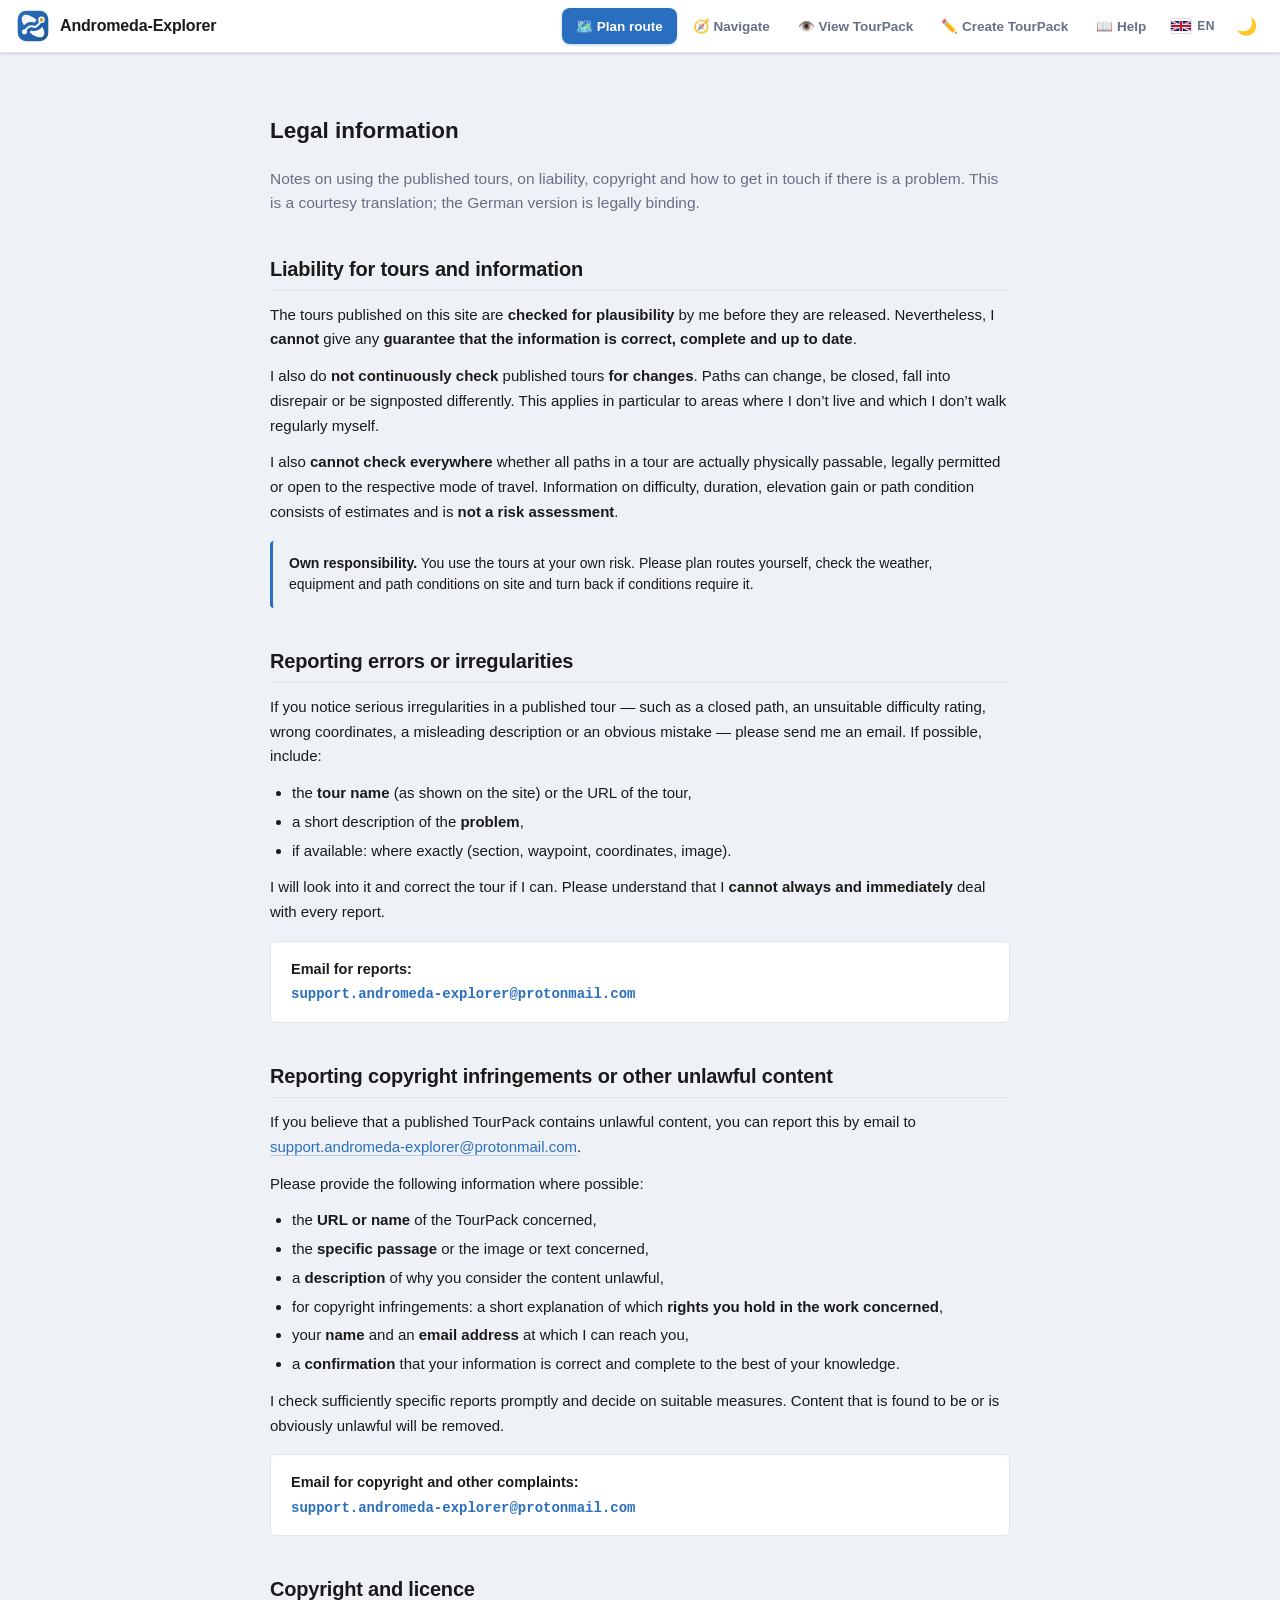
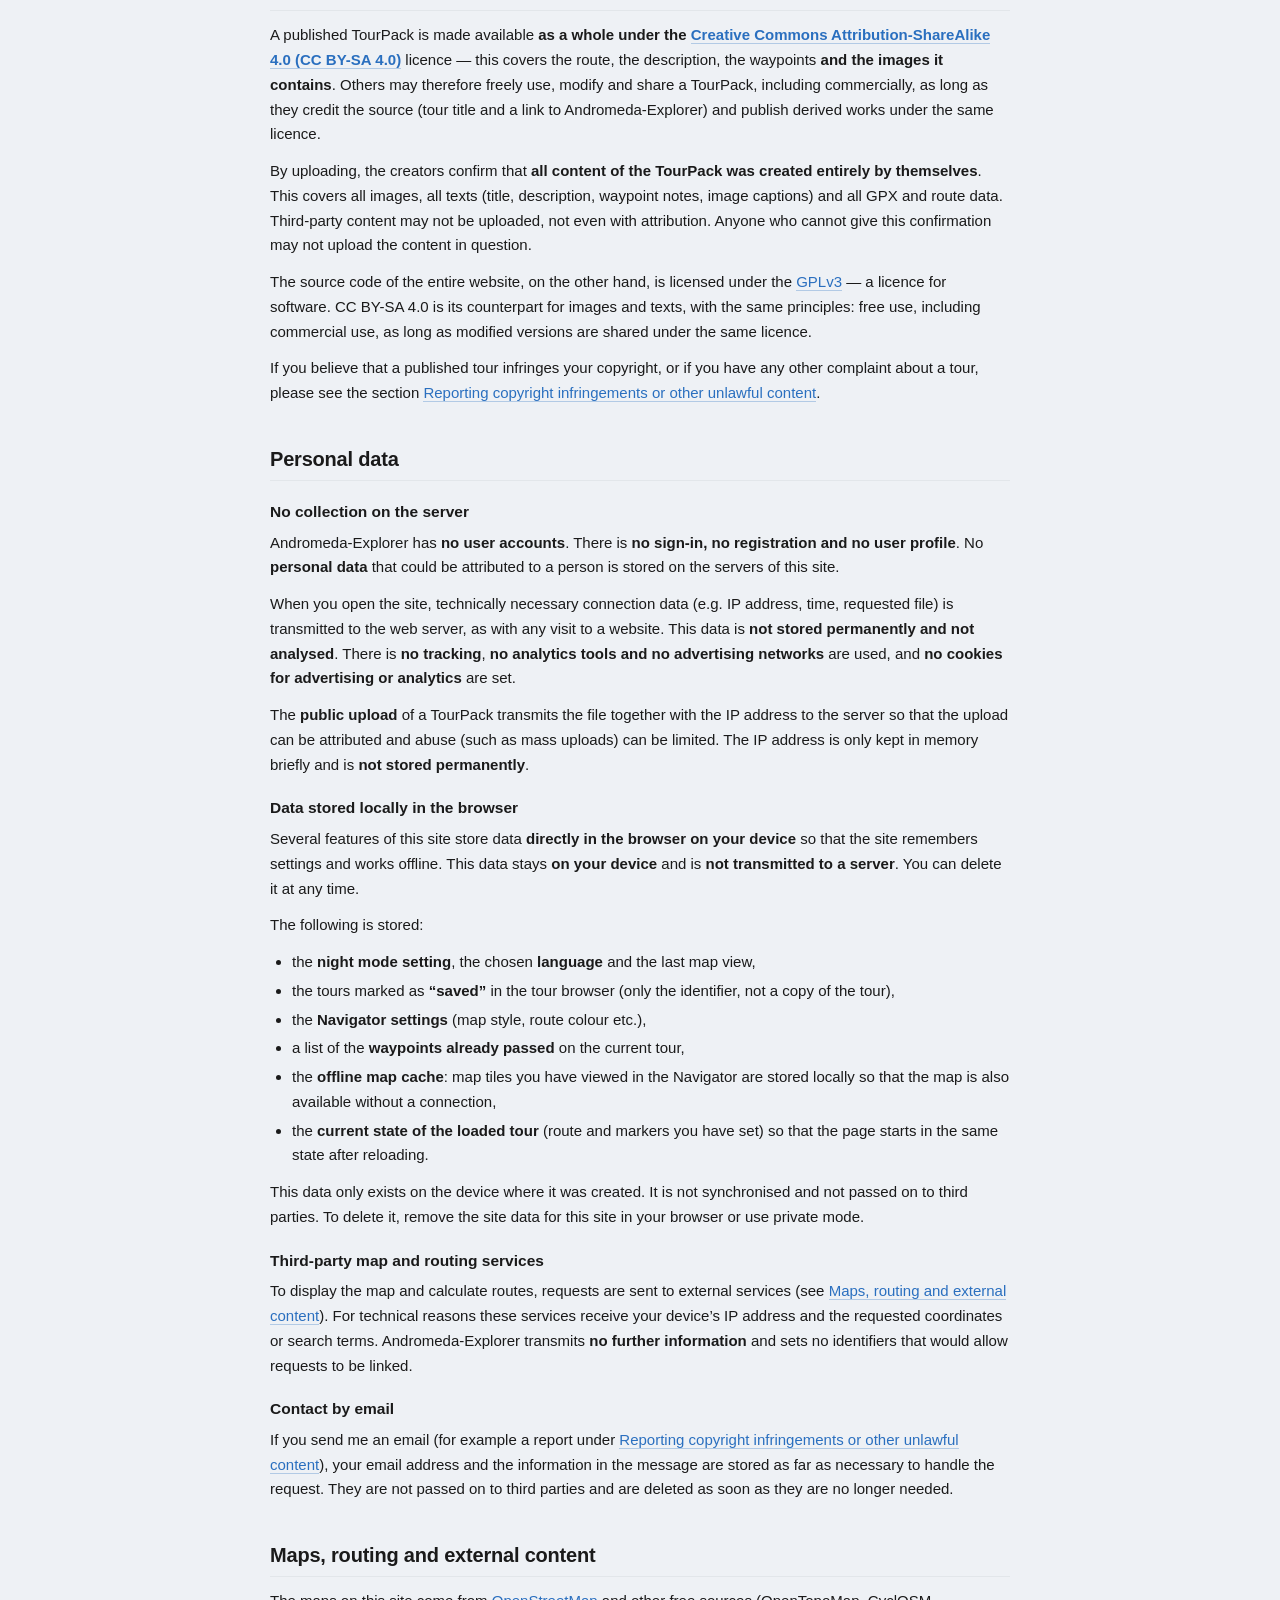
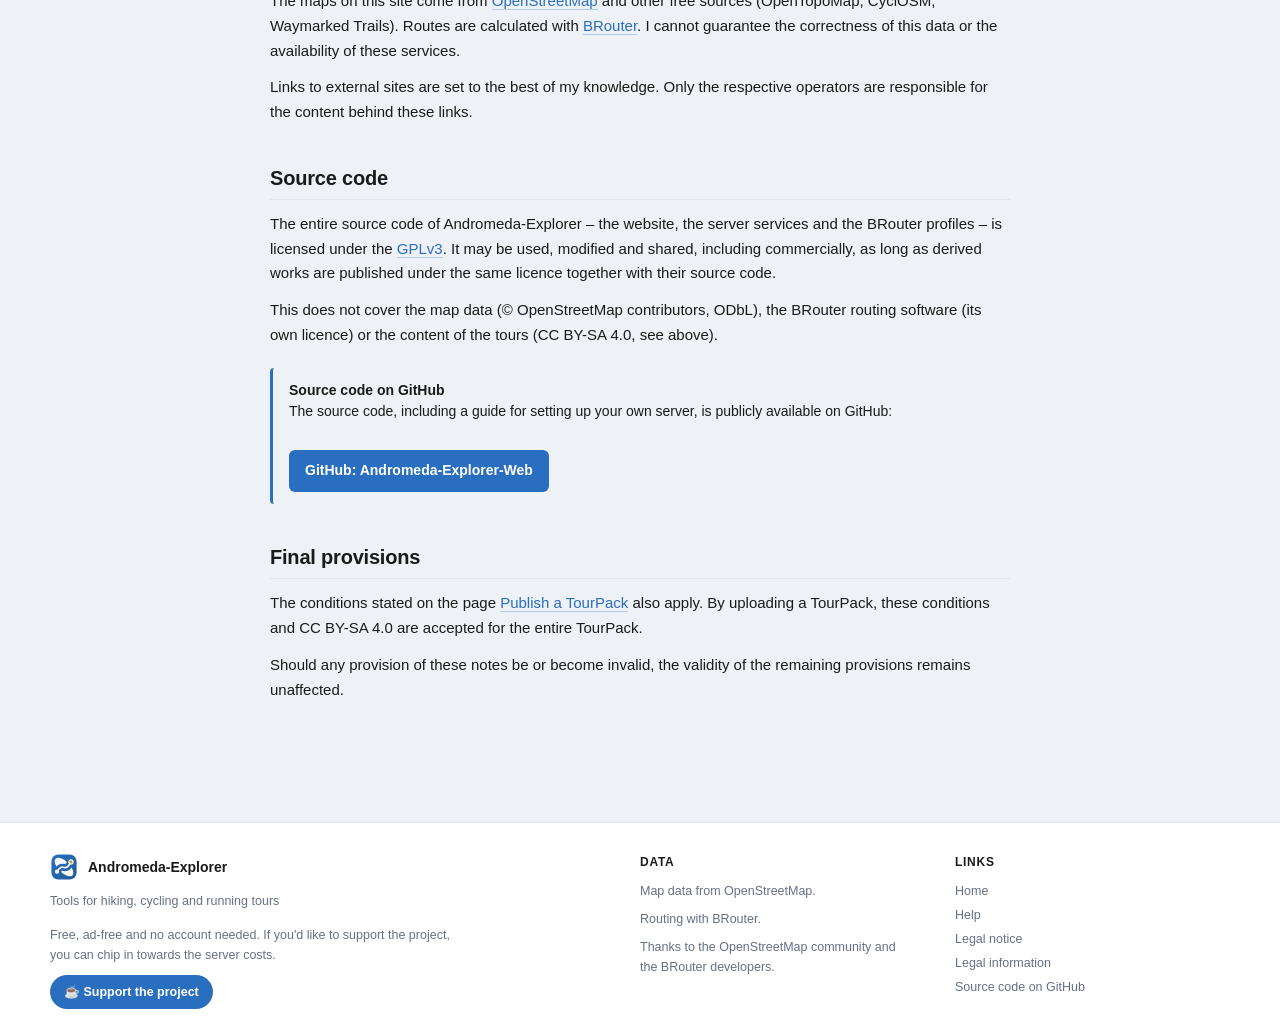
<file: www/rechtliches.html>
<!DOCTYPE html>
<html lang="de">
<head>
<meta charset="UTF-8">
<meta name="viewport" content="width=device-width, initial-scale=1, maximum-scale=1, user-scalable=no, viewport-fit=cover">
<meta name="theme-color" content="#2a6fbf">
<link rel="icon" type="image/png" href="favicon.png">
<link rel="apple-touch-icon" href="favicon.png">
<title>Rechtliche Hinweise — Andromeda-Explorer</title>

<link rel="stylesheet" href="stylesheets/base.css">
<link rel="stylesheet" href="stylesheets/layout.css">
<link rel="stylesheet" href="stylesheets/components.css">
<link rel="stylesheet" href="stylesheets/site.css">

<style>

  /* Header (identisch zu hilfe.html) */


  /* Inhalt */



  .doc .contact-box {
    background: var(--panel);
    border: 1px solid var(--border);
    border-radius: var(--radius-sm);
    padding: 16px 20px;
    margin: 16px 0;
    font-size: 14.5px;
    line-height: 1.55;
  }
  .doc .contact-box .mail {
    display: inline-block;
    font-family: ui-monospace, Menlo, monospace;
    font-size: 14px;
    font-weight: 700;
    color: var(--primary);
    word-break: break-all;
    margin-top: 4px;
    border-bottom: none;
  }
  .doc .contact-box .mail:hover { text-decoration: underline; }

  /* Footer (identisch zu hilfe.html) */

  /* Mobiles Menü */

</style>
</head>
<body class="page-scroll">

<header id="header">
  <button class="icon-btn menu-btn" id="menuBtn" title="Menü" aria-label="Menü öffnen">☰</button>

  <a href="index.html" class="brand">
    <img src="logo.svg" class="logo" alt="">
    <span class="brand-name">Andromeda-Explorer</span>
  </a>

  <nav class="app-nav desktop-only">
    <a href="routing.html" class="app-primary">🗺️ Route planen</a>
    <a href="navigation.html">🧭 Navigieren</a>
    <a href="tourpack-viewer.html">👁️ TourPack ansehen</a>
    <a href="tourpack-editor.html">✏️ TourPack erstellen</a>
    <a href="hilfe.html">📖 Hilfe</a>
    <button class="icon-btn lang-btn" type="button"></button>
    <button class="icon-btn darkmode-btn" title="Nachtmodus" aria-label="Nachtmodus">🌙</button>
  </nav>
</header>

<main>
  <article class="doc">
    <div data-lang-block="de" data-no-i18n>

    <h1>Rechtliche Hinweise</h1>
    <p class="lead">
      Hinweise zur Nutzung der veröffentlichten Touren, zur Haftung, zum
      Urheberrecht und zu Kontaktmöglichkeiten bei Problemen.
    </p>

    <section id="haftung">
      <h2>Haftung für Touren und Angaben</h2>
      <p>
        Die auf dieser Seite veröffentlichten Touren werden von mir vor der
        Freigabe <strong>auf Plausibilität geprüft</strong>. Eine
        <strong>Garantie für die Richtigkeit, Vollständigkeit und
        Aktualität</strong> der Angaben kann ich dennoch
        <strong>nicht</strong> übernehmen.
      </p>
      <p>
        Ich prüfe veröffentlichte Touren auch <strong>nicht laufend auf
        Veränderungen</strong>. Wege können sich ändern, gesperrt werden,
        verfallen oder neu beschildert sein. Das gilt besonders für Gegenden,
        in denen ich nicht wohnhaft bin und die ich nicht regelmäßig selbst
        begehe.
      </p>
      <p>
        Ich kann auch <strong>nicht überall überprüfen</strong>, ob alle in
        einer Tour enthaltenen Wege tatsächlich physisch begehbar, rechtlich
        zulässig oder für die jeweilige Fortbewegungsart freigegeben sind.
        Angaben zu Schwierigkeit, Dauer, Höhenmetern oder Wegbeschaffenheit
        sind Schätzungen und <strong>keine Gefahreneinschätzung</strong>.
      </p>
      <div class="note">
        <strong>Eigenverantwortung.</strong> Die Nutzung der Touren erfolgt
        auf eigene Verantwortung. Bitte planen Sie Strecken eigenständig,
        prüfen Sie Wetter, Ausrüstung und Wegzustand vor Ort und brechen Sie
        eine Tour ab, wenn die Bedingungen es erfordern.
      </div>
    </section>

    <section id="meldung">
      <h2>Inhaltliche Fehler oder Auffälligkeiten melden</h2>
      <p>
        Wenn Ihnen an einer veröffentlichten Tour grobe Auffälligkeiten
        auffallen — etwa ein gesperrter Weg, ein unpassender Schwierigkeitsgrad,
        falsche Koordinaten, eine irreführende Beschreibung oder ein
        offensichtlicher Fehler —, senden Sie mir bitte eine E-Mail. Nennen
        Sie darin nach Möglichkeit:
      </p>
      <ul>
        <li>den <strong>Tournamen</strong> (so wie er auf der Seite steht)
            oder die URL der Tour,</li>
        <li>eine kurze Beschreibung der <strong>Problematik</strong>,</li>
        <li>falls vorhanden: eine Angabe, wo genau (Abschnitt, Wegpunkt,
            Koordinaten, Bild).</li>
      </ul>
      <p>
        Ich schaue mir das an und korrigiere die Tour, wenn es mir möglich
        ist. Bitte haben Sie Verständnis, dass ich mich <strong>nicht immer
        und nicht laufend</strong> um jede Meldung kümmern kann.
      </p>
      <div class="contact-box">
        <div><strong>E-Mail für Meldungen:</strong></div>
        <a class="mail" href="mailto:support.andromeda-explorer@protonmail.com">support.andromeda-explorer@protonmail.com</a>
      </div>
    </section>

    <section id="rechtswidrig">
      <h2>Urheberrechtsverletzungen oder sonstige rechtswidrige Inhalte melden</h2>
      <p>
        Wenn Sie der Auffassung sind, dass ein veröffentlichtes TourPack
        rechtswidrige Inhalte enthält, können Sie dies per E-Mail an
        <a href="mailto:support.andromeda-explorer@protonmail.com">support.andromeda-explorer@protonmail.com</a>
        melden.
      </p>
      <p>Bitte geben Sie möglichst folgende Informationen an:</p>
      <ul>
        <li>die <strong>URL bzw. den Namen</strong> des betroffenen TourPacks,</li>
        <li>die <strong>konkrete Stelle</strong> bzw. das betroffene Bild oder
            den betroffenen Text,</li>
        <li>eine <strong>Beschreibung</strong>, warum Sie den Inhalt für
            rechtswidrig halten,</li>
        <li>bei Urheberrechtsverletzungen: eine kurze Erklärung, welche
            <strong>Rechte Sie an dem betreffenden Werk</strong> besitzen,</li>
        <li>Ihren <strong>Namen</strong> und eine <strong>E-Mail-Adresse</strong>,
            unter der ich Sie erreichen kann,</li>
        <li>eine <strong>Bestätigung</strong>, dass Ihre Angaben nach bestem
            Wissen richtig und vollständig sind.</li>
      </ul>
      <p>
        Ich prüfe ausreichend konkrete Meldungen zeitnah und entscheide über
        geeignete Maßnahmen. Bei festgestellten oder offensichtlich
        rechtswidrigen Inhalten entferne ich den betreffenden Inhalt.
      </p>
      <div class="contact-box">
        <div><strong>E-Mail für Urheberrechts- und sonstige Beschwerden:</strong></div>
        <a class="mail" href="mailto:support.andromeda-explorer@protonmail.com">support.andromeda-explorer@protonmail.com</a>
      </div>
    </section>

    <section id="urheberrecht">
      <h2>Urheberrecht und Lizenz</h2>
      <p>
        Ein veröffentlichtes TourPack wird <strong>als Ganzes unter der
        Lizenz <a href="https://creativecommons.org/licenses/by-sa/4.0/deed.de" target="_blank" rel="noopener">Creative Commons Namensnennung – Weitergabe unter gleichen Bedingungen 4.0 (CC BY-SA 4.0)</a></strong> bereitgestellt — das umfasst die Route, die
        Beschreibung, die Wegpunkte <strong>und die enthaltenen
        Bilder</strong>. Andere dürfen ein TourPack damit frei verwenden,
        verändern und weitergeben, auch kommerziell, solange sie die Quelle
        nennen (Titel der Tour und Link zum Andromeda-Explorer) und
        abgeleitete Werke wieder unter derselben Lizenz veröffentlichen.
      </p>
      <p>
        Mit dem Hochladen bestätigen die Ersteller, dass <strong>alle Inhalte
        des TourPacks vollständig von ihnen selbst erstellt</strong> wurden.
        Das betrifft alle Bilder, alle Texte (Titel, Beschreibung,
        Wegpunkt-Notizen, Bildunterschriften) und alle GPX- und Routendaten.
        Inhalte Dritter dürfen nicht hochgeladen werden, auch nicht mit
        Quellenangabe. Wer diese Bestätigung nicht geben kann, darf die
        betreffenden Inhalte nicht hochladen.
      </p>
      <p>
        Der Quellcode der gesamten Website steht dagegen unter der
        <a href="https://www.gnu.org/licenses/gpl-3.0.html" target="_blank" rel="noopener">GPLv3</a>
        — einer Lizenz für Software. Die CC BY-SA 4.0 ist das Gegenstück für
        Bilder und Texte, mit denselben Grundsätzen: freie Nutzung, auch
        kommerziell, solange Abwandlungen unter derselben Lizenz
        weitergegeben werden.
      </p>

      <p>
        Falls Sie der Auffassung sind, dass in einer veröffentlichten Tour
        Ihr Urheberrecht verletzt wird, oder wenn Sie sonstige Beschwerden
        zu einer Tour haben, finden Sie das weitere Vorgehen im Abschnitt
        <a href="#rechtswidrig">Urheberrechtsverletzungen oder sonstige
        rechtswidrige Inhalte melden</a>.
      </p>
    </section>

    <section id="daten">
      <h2>Personenbezogene Daten</h2>

      <h3>Keine Erhebung auf dem Server</h3>
      <p>
        Der Andromeda-Explorer betreibt <strong>keine Benutzerkonten</strong>.
        Es gibt <strong>keine Anmeldung, keine Registrierung und kein
        Nutzerprofil</strong>. Auf den Servern dieser Seite werden
        <strong>keine personenbezogenen Daten</strong> gespeichert, die einer
        Person zugeordnet werden könnten.
      </p>
      <p>
        Beim Aufruf der Seite werden technisch notwendige Verbindungsdaten
        (z. B. IP-Adresse, Zeitpunkt, aufgerufene Datei) an den Webserver
        übertragen, wie das bei jedem Internetbesuch der Fall ist. Diese
        Daten werden <strong>nicht dauerhaft gespeichert und nicht
        ausgewertet</strong>. Es findet <strong>kein Tracking</strong> statt,
        es werden <strong>keine Analyse-Werkzeuge und keine Werbenetzwerke</strong>
        eingesetzt, und es werden <strong>keine Cookies zu Werbe- oder
        Analysezwecken</strong> gesetzt.
      </p>
      <p>
        Der <strong>öffentliche Upload</strong> eines TourPacks überträgt die
        Datei zusammen mit der IP-Adresse an den Server, damit der Upload
        zugeordnet und Missbrauch (etwa massenhafte Uploads) begrenzt werden
        kann. Die IP-Adresse wird nur kurzzeitig im Speicher gehalten und
        <strong>nicht dauerhaft gespeichert</strong>.
      </p>

      <h3>Lokal im Browser gespeicherte Daten</h3>
      <p>
        Verschiedene Funktionen dieser Seite legen Daten
        <strong>direkt im Browser auf Ihrem Gerät</strong> ab, damit die
        Seite sich Einstellungen merkt und offline funktioniert. Diese Daten
        bleiben <strong>auf Ihrem Gerät</strong> und werden
        <strong>nicht an einen Server übertragen</strong>. Sie können sie
        jederzeit löschen.
      </p>
      <p>Gespeichert werden:</p>
      <ul>
        <li>die <strong>Nachtmodus-Einstellung</strong>, die gewählte
            <strong>Sprache</strong> und die zuletzt gewählte Kartenansicht,</li>
        <li>die im Tour-Browser als <strong>„gespeichert" markierten Touren</strong>
            (nur die Kennung, keine Kopie der Tour),</li>
        <li>die <strong>Einstellungen des Navigators</strong> (Alarmradius,
            Kartenstil, Route-Farbe usw.),</li>
        <li>eine Liste der <strong>bereits durchquerten Wegpunkte</strong>
            der aktuellen Tour, damit der Wegpunkt-Warner nicht wiederholt
            meldet,</li>
        <li>der <strong>Offline-Karten-Cache</strong>: die Kartenkacheln,
            die im Navigator angesehen wurden, werden lokal gespeichert,
            damit die Karte auch ohne Netz verfügbar ist,</li>
        <li>der <strong>Zwischenstand der geladenen Tour</strong> (Route und
            selbst gesetzte Markierungen), damit die Seite nach einem Neuladen
            wieder auf demselben Stand startet.</li>
      </ul>
      <p>
        Diese Daten sind nur auf dem Gerät vorhanden, auf dem sie entstanden
        sind. Sie werden nicht synchronisiert und nicht an Dritte übermittelt.
        Zum Löschen genügt es, im Browser die Website-Daten für diese Seite zu
        entfernen oder den privaten Modus zu verwenden.
      </p>

      <h3>Karten- und Routingdienste Dritter</h3>
      <p>
        Für die Darstellung der Karte und die Berechnung von Routen werden
        Anfragen an externe Dienste gestellt (siehe
        <a href="#karten">Karten, Routing und externe Inhalte</a>). Diese
        Dienste erfahren dabei technisch bedingt die IP-Adresse Ihres
        Geräts und die angefragten Koordinaten oder Suchbegriffe. Der
        Andromeda-Explorer übermittelt <strong>keine weiteren Angaben</strong>
        und setzt keine Kennungen, die eine Zusammenführung über mehrere
        Anfragen hinweg erlauben würden.
      </p>

      <h3>Kontakt per E-Mail</h3>
      <p>
        Wenn Sie mir eine E-Mail schreiben (etwa zu einer Meldung nach
        <a href="#rechtswidrig">Urheberrechtsverletzungen oder sonstige
        rechtswidrige Inhalte</a>), werden Ihre E-Mail-Adresse und die in
        der Nachricht enthaltenen Angaben gespeichert, soweit das zur
        Bearbeitung der Anfrage nötig ist. Sie werden nicht an Dritte
        weitergegeben und gelöscht, sobald sie für die Bearbeitung nicht
        mehr benötigt werden.
      </p>
    </section>

    <section id="karten">
      <h2>Karten, Routing und externe Inhalte</h2>
      <p>
        Die Karten dieser Seite stammen aus
        <a href="https://www.openstreetmap.org/copyright" target="_blank" rel="noopener">OpenStreetMap</a>
        und weiteren freien Quellen (OpenTopoMap, CyclOSM, Waymarked Trails).
        Die Routenberechnung erfolgt über
        <a href="https://brouter.de/" target="_blank" rel="noopener">BRouter</a>.
        Für die Richtigkeit dieser Daten und für die Verfügbarkeit der Dienste
        kann ich keine Gewähr übernehmen.
      </p>
      <p>
        Links auf externe Seiten werden nach bestem Wissen gesetzt. Für die
        Inhalte, die sich hinter diesen Links befinden, sind ausschließlich
        die jeweiligen Betreiber verantwortlich.
      </p>
    </section>

    <section id="quellcode">
      <h2>Quellcode</h2>
      <p>
        Der gesamte Quellcode des Andromeda-Explorers – die Website, die
        Server-Dienste und die BRouter-Profile – steht unter der
        <a href="https://www.gnu.org/licenses/gpl-3.0.html" target="_blank" rel="noopener">GPLv3</a>.
        Er darf verwendet, verändert und weitergegeben werden, auch
        kommerziell, solange abgeleitete Werke wieder unter derselben Lizenz
        und mitsamt Quellcode veröffentlicht werden.
      </p>
      <p>
        Nicht davon umfasst sind die Kartendaten (© OpenStreetMap-Mitwirkende,
        ODbL), die Routing-Software BRouter (eigene Lizenz) und die Inhalte
        der Touren (CC BY-SA 4.0, siehe oben).
      </p>
      <div class="note" style="margin-top: 20px;">
        <strong>Quellcode auf GitHub</strong><br>
        Der Quellcode samt Anleitung zum Aufsetzen eines eigenen Servers ist
        öffentlich auf GitHub einsehbar:
        <br><br>
        <a href="https://github.com/Andromeda1170/Andromeda-Explorer-Web" target="_blank" rel="noopener" style="display: inline-block; background: var(--primary); color: white; padding: 10px 16px; border-radius: 6px; text-decoration: none; font-weight: bold; margin-top: 5px;">
          GitHub: Andromeda-Explorer-Web
        </a>
      </div>
    </section>

    <section id="schluss">
      <h2>Schlussbestimmung</h2>
      <p>
        Ergänzend gelten die Bedingungen, die auf der Seite
        <a href="upload.html">TourPack veröffentlichen</a> genannt sind.
        Mit dem Hochladen eines TourPacks werden diese Bedingungen und die
        CC BY-SA 4.0 für das gesamte TourPack akzeptiert.
      </p>
      <p>
        Sollte eine Bestimmung dieser Hinweise unwirksam sein oder werden,
        bleibt die Wirksamkeit der übrigen Bestimmungen davon unberührt.
      </p>
    </section>
    </div>

    <div data-lang-block="en" data-no-i18n>
    <h1>Legal information</h1>
    <p class="lead">
      Notes on using the published tours, on liability, copyright and how to
      get in touch if there is a problem. This is a courtesy translation; the
      German version is legally binding.
    </p>

    <section id="en-liability">
      <h2>Liability for tours and information</h2>
      <p>
        The tours published on this site are <strong>checked for
        plausibility</strong> by me before they are released. Nevertheless, I
        <strong>cannot</strong> give any <strong>guarantee that the
        information is correct, complete and up to date</strong>.
      </p>
      <p>
        I also do <strong>not continuously check</strong> published tours
        <strong>for changes</strong>. Paths can change, be closed, fall into
        disrepair or be signposted differently. This applies in particular
        to areas where I don’t live and which I don’t walk regularly myself.
      </p>
      <p>
        I also <strong>cannot check everywhere</strong> whether all paths in a
        tour are actually physically passable, legally permitted or open to
        the respective mode of travel. Information on difficulty, duration,
        elevation gain or path condition consists of estimates and is
        <strong>not a risk assessment</strong>.
      </p>
      <div class="note">
        <strong>Own responsibility.</strong> You use the tours at your own
        risk. Please plan routes yourself, check the weather, equipment and
        path conditions on site and turn back if conditions require it.
      </div>
    </section>

    <section id="en-report">
      <h2>Reporting errors or irregularities</h2>
      <p>
        If you notice serious irregularities in a published tour — such as a
        closed path, an unsuitable difficulty rating, wrong coordinates, a
        misleading description or an obvious mistake — please send me an
        email. If possible, include:
      </p>
      <ul>
        <li>the <strong>tour name</strong> (as shown on the site) or the URL
            of the tour,</li>
        <li>a short description of the <strong>problem</strong>,</li>
        <li>if available: where exactly (section, waypoint, coordinates,
            image).</li>
      </ul>
      <p>
        I will look into it and correct the tour if I can. Please understand
        that I <strong>cannot always and immediately</strong> deal with every
        report.
      </p>
      <div class="contact-box">
        <div><strong>Email for reports:</strong></div>
        <a class="mail" href="mailto:support.andromeda-explorer@protonmail.com">support.andromeda-explorer@protonmail.com</a>
      </div>
    </section>

    <section id="en-unlawful">
      <h2>Reporting copyright infringements or other unlawful content</h2>
      <p>
        If you believe that a published TourPack contains unlawful content,
        you can report this by email to
        <a href="mailto:support.andromeda-explorer@protonmail.com">support.andromeda-explorer@protonmail.com</a>.
      </p>
      <p>Please provide the following information where possible:</p>
      <ul>
        <li>the <strong>URL or name</strong> of the TourPack concerned,</li>
        <li>the <strong>specific passage</strong> or the image or text
            concerned,</li>
        <li>a <strong>description</strong> of why you consider the content
            unlawful,</li>
        <li>for copyright infringements: a short explanation of which
            <strong>rights you hold in the work concerned</strong>,</li>
        <li>your <strong>name</strong> and an <strong>email address</strong>
            at which I can reach you,</li>
        <li>a <strong>confirmation</strong> that your information is correct
            and complete to the best of your knowledge.</li>
      </ul>
      <p>
        I check sufficiently specific reports promptly and decide on suitable
        measures. Content that is found to be or is obviously unlawful will
        be removed.
      </p>
      <div class="contact-box">
        <div><strong>Email for copyright and other complaints:</strong></div>
        <a class="mail" href="mailto:support.andromeda-explorer@protonmail.com">support.andromeda-explorer@protonmail.com</a>
      </div>
    </section>

    <section id="en-copyright">
      <h2>Copyright and licence</h2>
      <p>
        A published TourPack is made available <strong>as a whole under the
        <a href="https://creativecommons.org/licenses/by-sa/4.0/deed.en" target="_blank" rel="noopener">Creative Commons Attribution-ShareAlike 4.0 (CC BY-SA 4.0)</a></strong> licence — this covers the route, the description,
        the waypoints <strong>and the images it contains</strong>. Others may
        therefore freely use, modify and share a TourPack, including
        commercially, as long as they credit the source (tour title and a
        link to Andromeda-Explorer) and publish derived works under the same
        licence.
      </p>
      <p>
        By uploading, the creators confirm that <strong>all content of the
        TourPack was created entirely by themselves</strong>. This covers all
        images, all texts (title, description, waypoint notes, image captions)
        and all GPX and route data. Third-party content may not be uploaded,
        not even with attribution. Anyone who cannot give this confirmation
        may not upload the content in question.
      </p>
      <p>
        The source code of the entire website, on the other hand, is licensed under the
        <a href="https://www.gnu.org/licenses/gpl-3.0.html" target="_blank" rel="noopener">GPLv3</a>
        — a licence for software. CC BY-SA 4.0 is its counterpart for images
        and texts, with the same principles: free use, including commercial
        use, as long as modified versions are shared under the same licence.
      </p>
      <p>
        If you believe that a published tour infringes your copyright, or if
        you have any other complaint about a tour, please see the section
        <a href="#en-unlawful">Reporting copyright infringements or other
        unlawful content</a>.
      </p>
    </section>

    <section id="en-data">
      <h2>Personal data</h2>

      <h3>No collection on the server</h3>
      <p>
        Andromeda-Explorer has <strong>no user accounts</strong>. There is
        <strong>no sign-in, no registration and no user profile</strong>. No
        <strong>personal data</strong> that could be attributed to a person is
        stored on the servers of this site.
      </p>
      <p>
        When you open the site, technically necessary connection data (e.g. IP
        address, time, requested file) is transmitted to the web server, as
        with any visit to a website. This data is <strong>not stored
        permanently and not analysed</strong>. There is <strong>no
        tracking</strong>, <strong>no analytics tools and no advertising
        networks</strong> are used, and <strong>no cookies for advertising or
        analytics</strong> are set.
      </p>
      <p>
        The <strong>public upload</strong> of a TourPack transmits the file
        together with the IP address to the server so that the upload can be
        attributed and abuse (such as mass uploads) can be limited. The IP
        address is only kept in memory briefly and is <strong>not stored
        permanently</strong>.
      </p>

      <h3>Data stored locally in the browser</h3>
      <p>
        Several features of this site store data <strong>directly in the
        browser on your device</strong> so that the site remembers settings
        and works offline. This data stays <strong>on your device</strong> and
        is <strong>not transmitted to a server</strong>. You can delete it at
        any time.
      </p>
      <p>The following is stored:</p>
      <ul>
        <li>the <strong>night mode setting</strong>, the chosen
            <strong>language</strong> and the last map view,</li>
        <li>the tours marked as <strong>“saved”</strong> in the tour browser
            (only the identifier, not a copy of the tour),</li>
        <li>the <strong>Navigator settings</strong> (map style, route colour
            etc.),</li>
        <li>a list of the <strong>waypoints already passed</strong> on the
            current tour,</li>
        <li>the <strong>offline map cache</strong>: map tiles you have viewed
            in the Navigator are stored locally so that the map is also
            available without a connection,</li>
        <li>the <strong>current state of the loaded tour</strong> (route and
            markers you have set) so that the page starts in the same state
            after reloading.</li>
      </ul>
      <p>
        This data only exists on the device where it was created. It is not
        synchronised and not passed on to third parties. To delete it, remove
        the site data for this site in your browser or use private mode.
      </p>

      <h3>Third-party map and routing services</h3>
      <p>
        To display the map and calculate routes, requests are sent to
        external services (see <a href="#en-maps">Maps, routing and external
        content</a>). For technical reasons these services receive your
        device’s IP address and the requested coordinates or search terms.
        Andromeda-Explorer transmits <strong>no further information</strong>
        and sets no identifiers that would allow requests to be linked.
      </p>

      <h3>Contact by email</h3>
      <p>
        If you send me an email (for example a report under
        <a href="#en-unlawful">Reporting copyright infringements or other
        unlawful content</a>), your email address and the information in the
        message are stored as far as necessary to handle the request. They are
        not passed on to third parties and are deleted as soon as they are no
        longer needed.
      </p>
    </section>

    <section id="en-maps">
      <h2>Maps, routing and external content</h2>
      <p>
        The maps on this site come from
        <a href="https://www.openstreetmap.org/copyright" target="_blank" rel="noopener">OpenStreetMap</a>
        and other free sources (OpenTopoMap, CyclOSM, Waymarked Trails).
        Routes are calculated with
        <a href="https://brouter.de/" target="_blank" rel="noopener">BRouter</a>.
        I cannot guarantee the correctness of this data or the availability
        of these services.
      </p>
      <p>
        Links to external sites are set to the best of my knowledge. Only the
        respective operators are responsible for the content behind these
        links.
      </p>
    </section>

    <section id="en-source">
      <h2>Source code</h2>
      <p>
        The entire source code of Andromeda-Explorer – the website, the
        server services and the BRouter profiles – is licensed under the
        <a href="https://www.gnu.org/licenses/gpl-3.0.html" target="_blank" rel="noopener">GPLv3</a>.
        It may be used, modified and shared, including commercially, as long
        as derived works are published under the same licence together with
        their source code.
      </p>
      <p>
        This does not cover the map data (© OpenStreetMap contributors, ODbL),
        the BRouter routing software (its own licence) or the content of the
        tours (CC BY-SA 4.0, see above).
      </p>
      <div class="note" style="margin-top: 20px;">
        <strong>Source code on GitHub</strong><br>
        The source code, including a guide for setting up your own server, is
        publicly available on GitHub:
        <br><br>
        <a href="https://github.com/Andromeda1170/Andromeda-Explorer-Web" target="_blank" rel="noopener" style="display: inline-block; background: var(--primary); color: white; padding: 10px 16px; border-radius: 6px; text-decoration: none; font-weight: bold; margin-top: 5px;">
          GitHub: Andromeda-Explorer-Web
        </a>
      </div>
    </section>

    <section id="en-final">
      <h2>Final provisions</h2>
      <p>
        The conditions stated on the page
        <a href="upload.html">Publish a TourPack</a> also apply. By uploading
        a TourPack, these conditions and CC BY-SA 4.0 are accepted for the
        entire TourPack.
      </p>
      <p>
        Should any provision of these notes be or become invalid, the
        validity of the remaining provisions remains unaffected.
      </p>
    </section>
    </div>

  </article>
</main>

<footer id="footer">
  <div class="footer-inner">

    <div class="footer-col">
      <div class="footer-brand">
        <img src="logo.svg" class="logo" alt="">
        <span>Andromeda-Explorer</span>
      </div>
      <p>
        Werkzeuge für Wander-, Rad- und Lauftouren
      </p>
      <p class="footer-support-text">Kostenlos, werbefrei und ohne Konto nutzbar. Wer das Projekt unterstützen möchte, kann einen Beitrag zu den Serverkosten leisten.</p>
      <a class="footer-support" href="https://ko-fi.com/andromeda1170" target="_blank" rel="noopener">☕ Projekt unterstützen</a>
    </div>

    <div class="footer-col">
      <h4>Daten</h4>
      <p>
        Kartendaten von
        <a href="https://www.openstreetmap.org/copyright" target="_blank" rel="noopener">OpenStreetMap</a>.
      </p>
      <p>
        Routing mit
        <a href="https://brouter.de/" target="_blank" rel="noopener">BRouter</a>.
      </p>
      <p>
        Danke an die OpenStreetMap-Community und die BRouter-Entwickler:innen.
      </p>
    </div>

    <div class="footer-col">
      <h4>Links</h4>
      <ul>
        <li><a href="index.html">Startseite</a></li>
        <li><a href="hilfe.html">Hilfe</a></li>
        <li><a href="impressum.html">Impressum</a></li>
        <li><a href="rechtliches.html">Rechtliche Hinweise</a></li>
        <li><a href="https://github.com/Andromeda1170/Andromeda-Explorer-Web" target="_blank" rel="noopener">Quellcode auf GitHub</a></li>
      </ul>
    </div>

  </div>
</footer>

<div id="mobileMenu">
  <div class="menu-sheet">
    <div class="menu-head">
      <div class="grabber"></div>
      <h2>Menü</h2>
      <button class="close-btn" id="closeMobileMenu" title="Schließen">✕</button>
    </div>
    <div class="menu-body">

      <a class="menu-item primary" href="navigation.html">
        <span class="mi-icon">🧭</span>
        <span class="mi-title">Navigieren</span>
      </a>

      <a class="menu-item primary" href="routing.html">
        <span class="mi-icon">🗺️</span>
        <span class="mi-title">Route planen</span>
      </a>

      <a class="menu-item secondary" href="tourpack-viewer.html">
        <span class="mi-icon">👁️</span>
        <span class="mi-title">TourPack ansehen</span>
      </a>

      <a class="menu-item secondary" href="tourpack-editor.html">
        <span class="mi-icon">✏️</span>
        <span class="mi-title">TourPack erstellen</span>
      </a>

      <a class="menu-item secondary" href="hilfe.html">
        <span class="mi-icon">📖</span>
        <span class="mi-title">Hilfe</span>
      </a>

      <div class="menu-sep"></div>

      <label class="menu-switch">
        <span class="mi-icon">🌙</span>
        <span class="mi-title">Nachtmodus</span>
        <span class="switch">
          <input type="checkbox" class="darkmode-switch">
          <span class="slider"></span>
        </span>
      </label>
      <div class="menu-lang">
        <span class="mi-icon">🌐</span>
        <span class="mi-title">Sprache</span>
        <div class="lang-seg"></div>
      </div>

    </div>
  </div>
</div>

<script src="scripts/config.js"></script>
<script src="scripts/i18n.js"></script>
<script src="scripts/lang/de.js"></script>
<script src="scripts/lang/en.js"></script>
<script src="scripts/lang/en-phrases.js"></script>
<script src="scripts/utils.js"></script>
<script src="scripts/toast.js"></script>
<script src="scripts/darkmode.js"></script>
<script src="scripts/sitemenu.js"></script>

<script>AndromedaSiteMenu.initStaticPage();</script>

</body>
</html>
</file>
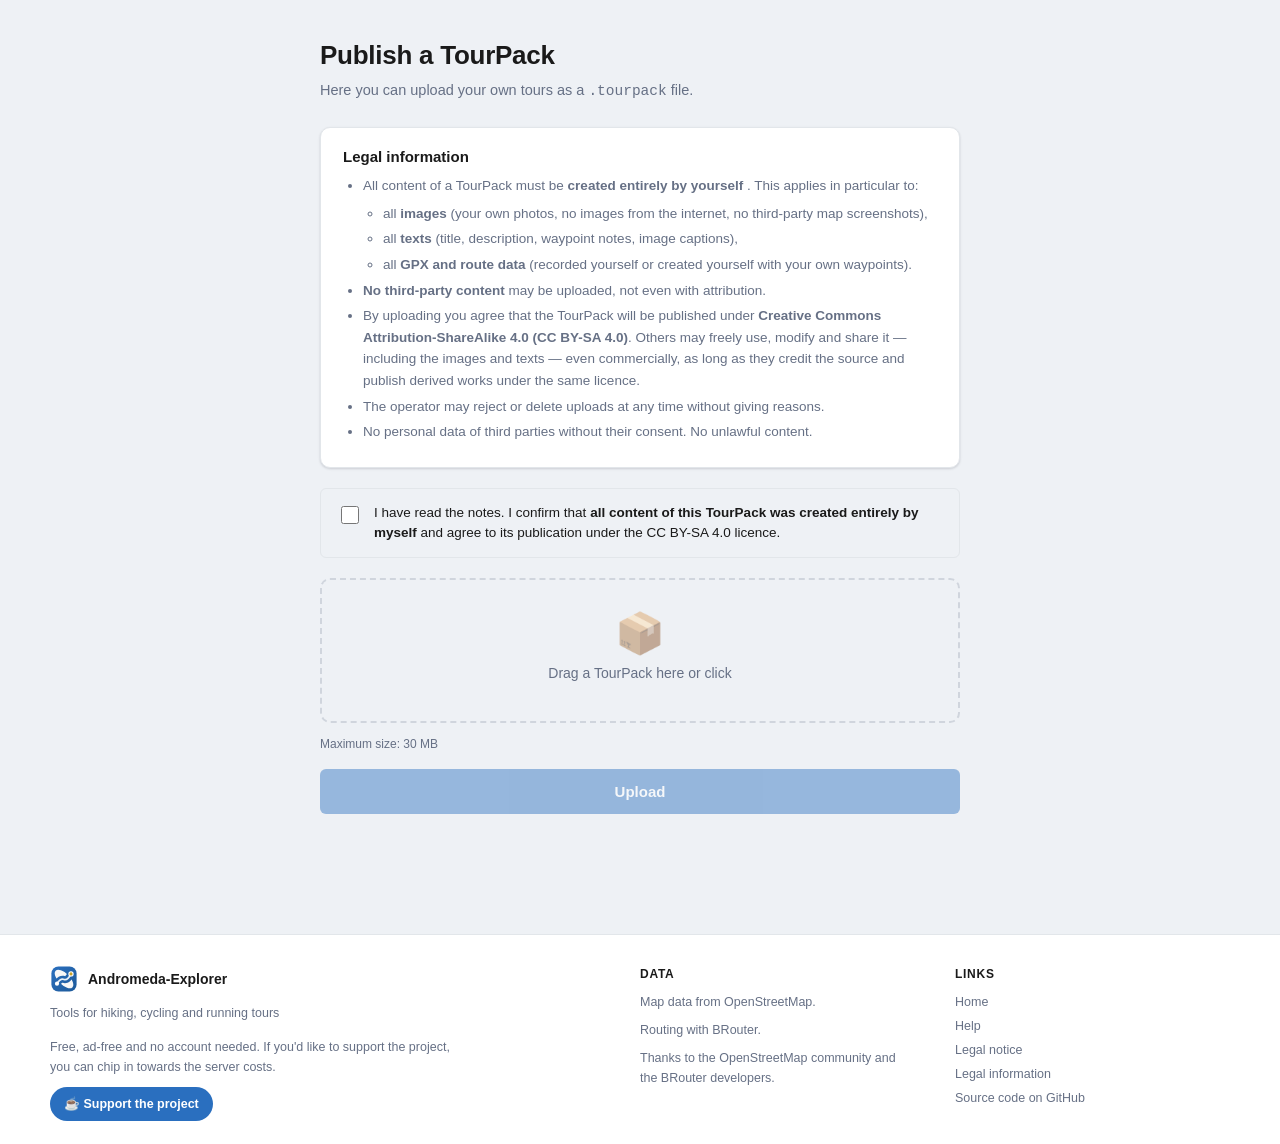
<file: www/upload.html>
<!DOCTYPE html>
<html lang="de">
<head>
<meta charset="UTF-8">
<meta name="viewport" content="width=device-width, initial-scale=1, viewport-fit=cover">
<meta name="theme-color" content="#2a6fbf">
<link rel="icon" type="image/png" href="favicon.png">
<link rel="apple-touch-icon" href="favicon.png">
<title>TourPack veröffentlichen — Andromedaexplorer</title>

<link rel="stylesheet" href="stylesheets/base.css">
<link rel="stylesheet" href="stylesheets/components.css">
<link rel="stylesheet" href="stylesheets/site.css">

<style>
  body { display: block; min-height: 100dvh; height: auto; overflow-y: auto;
         background: var(--bg); }
  .page {
    max-width: 680px; margin: 0 auto;
    padding: 40px 20px 80px 20px;
  }
  h1 { font-size: 26px; font-weight: 800; margin: 0 0 8px 0;
       color: var(--text); letter-spacing: -0.01em; }
  .lead { color: var(--text-muted); font-size: 14.5px; line-height: 1.6;
          margin: 0 0 24px 0; }
  .card {
    background: var(--panel); border: 1px solid var(--border);
    border-radius: var(--radius); padding: 20px 22px;
    margin-bottom: 20px; box-shadow: var(--shadow-sm);
  }
  .card h2 { font-size: 15px; font-weight: 700; margin: 0 0 10px 0; }
  .card p, .card li { font-size: 13.5px; line-height: 1.6; color: var(--text); }
  .card ul { padding-left: 20px; margin: 6px 0 0 0; }
  .card li { margin-bottom: 4px; }

  .legal li { color: var(--text-muted); }

  .agree-row {
    display: flex; gap: 12px; align-items: flex-start;
    padding: 14px 16px; background: var(--bg);
    border-radius: var(--radius-sm); margin-bottom: 20px;
    cursor: pointer; border: 1px solid var(--border);
  }
  .agree-row input { margin-top: 3px; accent-color: var(--primary);
                     width: 18px; height: 18px; flex-shrink: 0; }
  .agree-row span { font-size: 13.5px; line-height: 1.5;
                    color: var(--text); }

  .drop-zone {
    display: block;
    border: 2px dashed var(--border-strong);
    border-radius: var(--radius);
    padding: 30px 20px; text-align: center;
    color: var(--text-muted); font-size: 14px;
    cursor: pointer; transition: all .15s;
    background: var(--bg); margin-bottom: 12px;
  }
  .drop-zone:hover, .drop-zone.dragover {
    border-color: var(--primary); background: var(--primary-soft);
    color: var(--primary-dark);
  }
  body.dark .drop-zone.dragover { color: var(--primary); }
  .drop-zone .ico { font-size: 40px; display: block;
                    margin-bottom: 8px; opacity: .5; }
  .drop-zone input { display: none; }
  .drop-zone .filename {
    display: block; margin-top: 10px; font-size: 12.5px;
    font-family: ui-monospace, Menlo, monospace;
    color: var(--text); word-break: break-all;
  }
  .hint { font-size: 12px; color: var(--text-muted); margin-top: 8px;
          line-height: 1.5; }

  button.submit {
    width: 100%; padding: 14px 18px;
    border: none; border-radius: var(--radius-sm);
    background: var(--primary); color: white;
    font-size: 15px; font-weight: 700;
    font-family: inherit; cursor: pointer;
    transition: background .12s;
  }
  button.submit:hover:not(:disabled) { background: var(--primary-dark); }
  button.submit:disabled { opacity: .45; cursor: not-allowed; }

  .success {
    background: rgba(30,122,67,.1);
    border: 1px solid rgba(30,122,67,.3);
    color: var(--success);
    padding: 16px 18px;
    border-radius: var(--radius);
    font-size: 14px; line-height: 1.55;
    margin-bottom: 20px;
  }
  .success strong { display: block; font-weight: 700; margin-bottom: 4px; }

  .error {
    background: #fce8e6;
    border: 1px solid rgba(192,57,43,.3);
    color: var(--danger);
    padding: 14px 16px;
    border-radius: var(--radius-sm);
    font-size: 13.5px; line-height: 1.55;
    margin-bottom: 16px;
  }
  body.dark .error { background: rgba(229,115,115,.12); }

  .progress-bar {
    height: 6px; background: var(--bg); border-radius: 3px;
    overflow: hidden; margin-top: 12px; display: none;
  }
  .progress-bar.show { display: block; }
  .progress-bar > div {
    height: 100%; background: var(--primary); width: 0%;
    transition: width .2s;
  }

  /* ---------- Footer ---------- */
  #footer {
    background: var(--panel);
    border-top: 1px solid var(--border);
    padding: 30px calc(16px + var(--safe-right)) calc(24px + var(--safe-bottom)) calc(16px + var(--safe-left));
    color: var(--text-muted);
    font-size: 12.5px; line-height: 1.6;
    margin-top: 40px;
  }
</style>
</head>
<body>

<div class="page">
  <h1>TourPack veröffentlichen</h1>
  <p class="lead">
    Hier können eigene Touren als <code>.tourpack</code>-Datei hochgeladen werden.
  </p>

  <div class="card legal">
    <h2>Rechtliche Hinweise</h2>
    <ul>
      <li>Alle Inhalte eines TourPacks müssen <strong>vollständig
          selbst erstellt</strong> sein. Das betrifft insbesondere:
          <ul>
            <li>alle <strong>Bilder</strong> (eigene Aufnahmen, keine Bilder
                aus dem Internet, keine Karten-Screenshots Dritter),</li>
            <li>alle <strong>Texte</strong> (Titel, Beschreibung, Wegpunkt-Notizen,
                Bildunterschriften),</li>
            <li>alle <strong>GPX- und Routendaten</strong> (selbst aufgezeichnet
                oder mit eigenen Wegpunkten selbst erstellt).</li>
          </ul>
      </li>
      <li>Es dürfen <strong>keine Inhalte Dritter</strong> hochgeladen werden,
          auch nicht mit Quellenangabe.</li>
      <li>Mit dem Hochladen wird zugestimmt, dass das TourPack unter der
          <strong>Creative Commons Namensnennung – Weitergabe unter gleichen
          Bedingungen 4.0 (CC BY-SA 4.0)</strong> veröffentlicht wird. Andere
          dürfen es — einschließlich der Bilder und Texte — frei verwenden,
          verändern und weitergeben, auch kommerziell, solange sie die Quelle
          nennen und abgeleitete Werke wieder unter derselben Lizenz
          veröffentlichen.</li>
      <li>Der Betreiber kann Uploads jederzeit ohne Angabe von Gründen
          ablehnen oder löschen.</li>
      <li>Keine personenbezogenen Daten Dritter ohne deren Einwilligung.
          Keine rechtswidrigen Inhalte.</li>
    </ul>
  </div>

  <div id="msgSuccess" class="success" style="display:none;">
    <strong>Vielen Dank für Ihr TourPack.</strong>
    Es liegt jetzt in der Prüfliste. Wir sehen es uns in Ruhe an und
    veröffentlichen es, wenn alles passt.
  </div>
  <div id="msgError" class="error" style="display:none;"></div>

  <div id="uploadArea">
    <label class="agree-row">
      <input type="checkbox" id="agreeInput">
      <span>Ich habe die Hinweise gelesen. Ich bestätige, dass <strong>alle
      Inhalte dieses TourPacks vollständig von mir selbst erstellt</strong>
      wurden, und stimme der Veröffentlichung unter der Lizenz CC BY-SA 4.0 zu.</span>
    </label>

    <label class="drop-zone" id="dropZone">
      <input type="file" id="fileInput" accept=".tourpack">
      <span class="ico">📦</span>
      <span>TourPack hierher ziehen oder klicken</span>
      <span class="filename" id="fileName"></span>
    </label>
    <div class="hint">Maximale Größe: 30 MB</div>

    <div class="progress-bar" id="progressBar">
      <div id="progressFill"></div>
    </div>

    <button class="submit" id="submitBtn" disabled
            style="margin-top: 16px;">
      Hochladen
    </button>
  </div>
</div>

<footer id="footer">
  <div class="footer-inner">

    <div class="footer-col">
      <div class="footer-brand">
        <img src="logo.svg" class="logo" alt="">
        <span>Andromeda-Explorer</span>
      </div>
      <p>
        Werkzeuge für Wander-, Rad- und Lauftouren
      </p>
      <p class="footer-support-text">Kostenlos, werbefrei und ohne Konto nutzbar. Wer das Projekt unterstützen möchte, kann einen Beitrag zu den Serverkosten leisten.</p>
      <a class="footer-support" href="https://ko-fi.com/andromeda1170" target="_blank" rel="noopener">☕ Projekt unterstützen</a>
    </div>

    <div class="footer-col">
      <h4>Daten</h4>
      <p>
        Kartendaten von
        <a href="https://www.openstreetmap.org/copyright" target="_blank" rel="noopener">OpenStreetMap</a>.
      </p>
      <p>
        Routing mit
        <a href="https://brouter.de/" target="_blank" rel="noopener">BRouter</a>.
      </p>
      <p>
        Danke an die OpenStreetMap-Community und die BRouter-Entwickler:innen.
      </p>
    </div>

    <div class="footer-col">
      <h4>Links</h4>
      <ul>
        <li><a href="index.html">Startseite</a></li>
        <li><a href="hilfe.html">Hilfe</a></li>
        <li><a href="impressum.html">Impressum</a></li>
        <li><a href="rechtliches.html">Rechtliche Hinweise</a></li>
        <li><a href="https://github.com/Andromeda1170/Andromeda-Explorer-Web" target="_blank" rel="noopener">Quellcode auf GitHub</a></li>
      </ul>
    </div>

  </div>
</footer>

<script src="scripts/config.js"></script>
<script src="scripts/i18n.js"></script>
<script src="scripts/lang/de.js"></script>
<script src="scripts/lang/en.js"></script>
<script src="scripts/lang/en-phrases.js"></script>
<script>
"use strict";

const dropZone  = document.getElementById("dropZone");
const fileInput = document.getElementById("fileInput");
const fileName  = document.getElementById("fileName");
const agree     = document.getElementById("agreeInput");
const submit    = document.getElementById("submitBtn");
const success   = document.getElementById("msgSuccess");
const errorBox  = document.getElementById("msgError");
const uploadArea = document.getElementById("uploadArea");
const progressBar = document.getElementById("progressBar");
const progressFill = document.getElementById("progressFill");

let selectedFile = null;

function refreshButton() {
  const ok = selectedFile && agree.checked;
  submit.disabled = !ok;
}

function setFile(f) {
  selectedFile = f || null;
  if (selectedFile) {
    fileName.textContent =
      selectedFile.name + " · " + (selectedFile.size / (1024*1024)).toFixed(1) + " MB";
  } else {
    fileName.textContent = "";
  }
  refreshButton();
}

fileInput.addEventListener("change", e => {
  const f = e.target.files[0];
  e.target.value = "";
  setFile(f);
});

agree.addEventListener("change", refreshButton);

["dragenter", "dragover"].forEach(ev => {
  dropZone.addEventListener(ev, e => {
    e.preventDefault();
    dropZone.classList.add("dragover");
  });
});
["dragleave", "drop"].forEach(ev => {
  dropZone.addEventListener(ev, e => {
    e.preventDefault();
    dropZone.classList.remove("dragover");
  });
});
dropZone.addEventListener("drop", e => {
  const f = e.dataTransfer.files[0];
  if (f) setFile(f);
});

/* Upload per XMLHttpRequest, weil nur so der Fortschritt sichtbar ist
 * (fetch meldet keinen Upload-Fortschritt). */
function uploadFile(file, onProgress) {
  return new Promise((resolve, reject) => {
    const xhr = new XMLHttpRequest();
    xhr.open("POST", "/upload");
    xhr.setRequestHeader("Content-Type", "application/zip");
    xhr.setRequestHeader("X-Tourpack-Name", file.name);
    xhr.upload.onprogress = e => { if (e.lengthComputable) onProgress(e.loaded / e.total); };
    xhr.onload = () => {
      let data = null;
      try { data = JSON.parse(xhr.responseText); } catch (e) {}
      resolve({ ok: xhr.status >= 200 && xhr.status < 300, status: xhr.status, data });
    };
    xhr.onerror = () => reject(new Error("network"));
    xhr.send(file);
  });
}

function showUploadError(msg) {
  errorBox.textContent = msg;
  errorBox.style.display = "block";
  submit.textContent = "Hochladen";
  submit.disabled = false;
  progressBar.classList.remove("show");
}

submit.addEventListener("click", async () => {
  if (!selectedFile || !agree.checked) return;
  submit.disabled = true;
  submit.textContent = "Wird hochgeladen …";
  errorBox.style.display = "none";
  progressFill.style.width = "0%";
  progressBar.classList.add("show");

  try {
    const res = await uploadFile(selectedFile, frac => {
      progressFill.style.width = Math.round(frac * 100) + "%";
    });
    if (!res.ok) {
      showUploadError((res.data && res.data.error)
        ? res.data.error
        : "Upload fehlgeschlagen (HTTP " + res.status + ").");
      return;
    }
    uploadArea.style.display = "none";
    success.style.display = "block";
  } catch (e) {
    showUploadError("Verbindungsfehler. Bitte später erneut versuchen.");
  }
});
</script>

</body>
</html>
</file>
<file: www/stylesheets/base.css>
/* ============================================================
 * AndromedaExplorer — Basis
 * Design-Tokens, Reset, Typografie, Dark-Mode-Variablen
 * ============================================================ */

:root {
  --primary: #2a6fbf; --primary-dark: #1e5a99; --primary-soft: #e8f0fa;
  --accent: #3a7ca5; --start: #2e8b57; --end: #c0392b; --wp: #d9534f;
  --danger: #c0392b; --success: #1e7a43; --warn: #b26a00; --gold: #c9a227;
  --text: #1a1a1a; --text-muted: #667085;
  --bg: #eef1f5; --panel: #ffffff;
  --border: #e2e6ea; --border-strong: #d0d5dd;
  --shadow-sm: 0 1px 2px rgba(16,24,40,.06), 0 1px 3px rgba(16,24,40,.10);
  --shadow-md: 0 4px 8px -2px rgba(16,24,40,.10), 0 2px 4px -2px rgba(16,24,40,.06);
  --shadow-lg: 0 12px 32px -6px rgba(16,24,40,.22);
  --radius: 10px; --radius-sm: 6px;
  /* Gemeinsame Größen für alle Seiten */
  --radius-dialog: 16px;                       /* Dialoge, Panels, Sheets */
  --dialog-w: 560px;                           /* Dialogbreite am Desktop */
  --dialog-w-sm: 440px;                        /* kleine Rückfragen */
  --backdrop: rgba(15,20,30,.55);              /* Hintergrund hinter Dialogen */
  --sheet-h: 100dvh;                           /* Höhe mobiler Panels (Vollbild) */
  --touch: 44px;                               /* runde Knöpfe unten (Mobil) */
  --sidebar-w: clamp(360px, 30vw, 460px);      /* Seitenleiste am Desktop */
  --safe-top: env(safe-area-inset-top, 0px);
  --safe-bottom: env(safe-area-inset-bottom, 0px);
  --safe-left: env(safe-area-inset-left, 0px);
  --safe-right: env(safe-area-inset-right, 0px);
}

body.dark {
  --primary: #4a90e2; --primary-dark: #3a7bc8; --primary-soft: #1e3a5f;
  --accent: #5a9bc5; --start: #66bb6a; --end: #e57373; --wp: #e57373;
  --danger: #e57373; --success: #66bb6a; --warn: #ffb74d; --gold: #d4b13e;
  --text: #e8eaed; --text-muted: #9aa0a6;
  --bg: #14171a; --panel: #1f2327;
  --border: #2f3439; --border-strong: #3f4549;
  --shadow-sm: 0 1px 2px rgba(0,0,0,.4), 0 1px 3px rgba(0,0,0,.5);
  --shadow-md: 0 4px 12px -2px rgba(0,0,0,.5), 0 2px 6px -2px rgba(0,0,0,.35);
  --shadow-lg: 0 12px 32px -6px rgba(0,0,0,.6);
}

* { box-sizing: border-box; -webkit-tap-highlight-color: transparent; }
html { height: 100%; }
body {
  margin: 0; height: 100vh; height: 100dvh;
  font-family: -apple-system, BlinkMacSystemFont, "Segoe UI", Roboto,
               "Helvetica Neue", Arial, sans-serif;
  background: var(--bg); color: var(--text); font-size: 14px;
  overflow: hidden;
  display: flex; flex-direction: column;
}
button { -webkit-tap-highlight-color: transparent; font-family: inherit; cursor: pointer; }
input, textarea, select { font-family: inherit; }
.hidden { display: none !important; }

/* Scrollbars */
::-webkit-scrollbar { width: 8px; height: 8px; }
::-webkit-scrollbar-thumb { background: var(--border-strong); border-radius: 4px; }
::-webkit-scrollbar-track { background: transparent; }
</file>
<file: www/stylesheets/layout.css>
/* ============================================================
 * AndromedaExplorer — Layout
 * Header, Main, Sidebar, Footer, Bottom-Bar, Tabs, Panels
 * ============================================================ */

/* Responsive-Klassen */
.desktop-only { display: initial; }
.mobile-only  { display: none; }
.mobile-only.flex { display: none; }
@media (max-width: 900px) {
  .desktop-only { display: none !important; }
  .mobile-only  { display: initial; }
  .mobile-only.flex { display: flex !important; }
}

/* ---------- Header ---------- */
#header {
  background: var(--panel);
  padding: 8px calc(16px + var(--safe-right)) 8px calc(16px + var(--safe-left));
  border-bottom: 1px solid var(--border);
  box-shadow: var(--shadow-sm);
  z-index: 700; flex-shrink: 0;
  display: flex; align-items: center; gap: 8px;
  min-height: 52px;
  min-width: 0;
}
#header .brand {
  font-size: 16px; font-weight: 700; white-space: nowrap;
  flex-shrink: 0; color: var(--text);
}
/* Logo links in der Kopfzeile der Werkzeug-Seiten (führt zur Startseite) */
#header .home-logo { display: flex; flex-shrink: 0; border-radius: 6px; }
#header .home-logo img { width: 26px; height: 26px; display: block; }
#header .spacer { flex: 1; }
#header .menu-btn { display: none; }

/* ---------- Main ---------- */
main {
  flex: 1 1 0; min-height: 0;
  display: grid;
  grid-template-columns: var(--sidebar-w) minmax(0, 1fr);
  gap: 12px;
  padding: 12px;
  overflow: hidden;
}
main.no-sidebar {
  grid-template-columns: 1fr;
}
#mapCol {
  display: flex; flex-direction: column;
  min-height: 0; min-width: 0;
}
#sidebar {
  background: var(--panel); border-radius: var(--radius);
  box-shadow: var(--shadow-sm);
  display: flex; flex-direction: column;
  min-height: 0; overflow: hidden;
}

/* ---------- Sidebar / Panel ---------- */
.panel-inner {
  display: flex; flex-direction: column;
  flex: 1 1 0; min-height: 0; overflow: hidden;
}
.panel-head { display: none; }
.tab-bar {
  display: flex; background: #fafbfc;
  border-bottom: 1px solid var(--border);
  flex-shrink: 0;
  overflow-x: auto; scrollbar-width: none;
}
body.dark .tab-bar { background: #1a1d21; }
.tab-bar::-webkit-scrollbar { display: none; }
.tab-bar button {
  flex: 1; padding: 11px 6px;
  border: none; background: none;
  font-size: 12px; font-weight: 600;
  color: var(--text-muted); cursor: pointer;
  border-bottom: 2px solid transparent;
  transition: all .12s; font-family: inherit;
  white-space: nowrap; min-width: 0;
}
.tab-bar button:hover { color: var(--text); }
.tab-bar button.active {
  color: var(--primary);
  border-bottom-color: var(--primary);
  background: var(--panel);
}
.tab-panes {
  flex: 1 1 0; min-height: 0;
  overflow-y: auto;
  -webkit-overflow-scrolling: touch;
}
.tab-pane {
  padding: 14px 16px;
  display: none;
}
.tab-pane.active { display: block; }

/* ---------- Footer unter Karte ---------- */
#mapFooter {
  background: var(--panel);
  border: 1px solid var(--border);
  border-radius: var(--radius);
  margin-top: 10px;
  padding: 8px 14px;
  display: flex; align-items: center; gap: 10px;
  flex-wrap: wrap;
  flex-shrink: 0;
  font-size: 12.5px;
}
#mapFooter .status {
  flex: 1; min-width: 0; color: var(--text-muted);
  white-space: nowrap; overflow: hidden; text-overflow: ellipsis;
}
#mapFooter .footer-stats {
  font-family: ui-monospace, monospace;
  font-size: 11.5px; color: var(--text);
  white-space: nowrap;
  display: flex; gap: 12px;
  flex-shrink: 0;
}

/* ---------- Bottom-Bar (Mobile) ---------- */
#bottomBar {
  display: none;
  background: var(--panel);
  border-top: 1px solid var(--border);
  box-shadow: 0 -2px 8px rgba(16,24,40,.06);
  z-index: 700;
  padding: 8px calc(12px + var(--safe-right))
            calc(8px + var(--safe-bottom))
            calc(14px + var(--safe-left));
  min-height: 60px; box-sizing: border-box;
  align-items: center; gap: 10px;
  flex-shrink: 0;
}
#bottomBar .info-col {
  flex: 1; min-width: 0;
  display: flex; flex-direction: column; justify-content: center;
}
#bottomBar .primary-line {
  font-size: 15px; font-weight: 700;
  white-space: nowrap; overflow: hidden; text-overflow: ellipsis;
}
#bottomBar .secondary-line {
  font-size: 12.5px; color: var(--text-muted);
  white-space: nowrap; overflow: hidden; text-overflow: ellipsis;
  margin-top: 2px;
  font-variant-numeric: tabular-nums;
}
/* Kennzahlen-Leiste: Wert groß, Bezeichnung klein darunter */
#bottomBar .bar-stats { display: none; gap: 7px; }
#bottomBar.has-stats .bar-stats { display: flex; }
#bottomBar.has-stats .primary-line,
#bottomBar.has-stats .secondary-line { display: none; }
#bottomBar .bs {
  flex: 0 1 auto; min-width: 0;
  display: flex; flex-direction: column; align-items: flex-start;
  padding-left: 7px; border-left: 1px solid var(--border);
}
#bottomBar .bs:first-child { padding-left: 0; border-left: none; }
#bottomBar .bs-v {
  font-size: 14px; font-weight: 700; color: var(--text);
  white-space: nowrap; font-variant-numeric: tabular-nums;
}
#bottomBar .bs-l {
  max-width: 100%;
  font-size: 9.5px; font-weight: 700; color: var(--text-muted);
  text-transform: uppercase; letter-spacing: .03em; margin-top: 1px;
  white-space: nowrap; overflow: hidden; text-overflow: ellipsis;
}
#bottomBar .primary-line.ok { color: var(--success); }
#bottomBar .primary-line.warn { color: var(--warn); }
#bottomBar .primary-line.err { color: var(--danger); }
#bottomBar .bar-btn {
  width: var(--touch); height: var(--touch); border-radius: 50%;
  background: var(--primary-soft); border: none;
  display: flex; align-items: center; justify-content: center;
  font-size: 18px; color: var(--text);
  flex-shrink: 0; transition: background .12s, transform .1s;
}
#bottomBar .bar-btn:active { transform: scale(.94); }
#bottomBar .bar-btn.active { background: var(--primary); color: white; }
#bottomBar .bar-btn.primary { background: var(--primary); color: white; }
#bottomBar .bar-btn:disabled { opacity: .4; }

/* Gemeinsame Animation: Panels und Dialoge fahren mobil von unten herein */
@keyframes andromeda-sheet-up {
  from { transform: translateY(24px); opacity: 0; }
  to   { transform: translateY(0); opacity: 1; }
}

/* ---------- Mobile ---------- */
@media (max-width: 900px) {
  #header {
    padding: calc(6px + var(--safe-top)) calc(12px + var(--safe-right))
             6px calc(12px + var(--safe-left));
    gap: 6px; min-height: 52px;
  }
  #header .menu-btn { display: flex; }
  #header .desktop-only { display: none !important; }
  #header .brand { font-size: 15px; }

  main {
    display: flex; flex-direction: column;
    padding: 0; gap: 0;
    min-height: 0;
  }
  #mapCol {
    flex: 1 1 0; min-height: 0;
    display: flex; flex-direction: column;
  }
  #mapFooter { display: none; }
  #bottomBar { display: flex; }

  /* Sidebar wird zum Panel, das von unten hereinfährt (wie im Navigator) */
  #sidebar {
    position: fixed; inset: 0;
    background: var(--backdrop);
    border-radius: 0;
    box-shadow: none;
    z-index: 9500;
    display: none;
    align-items: flex-end; justify-content: center;
    padding: 0;
  }
  #sidebar.show { display: flex; }
  #sidebar .panel-inner {
    flex: none;
    background: var(--panel);
    width: 100%; max-width: 720px;
    height: var(--sheet-h);
    max-width: none;                    /* mobil: Vollbild-Fenster */
    border-radius: 0;
    box-shadow: none;
    animation: andromeda-sheet-up .22s ease-out;
    position: relative;
    padding-top: var(--safe-top);
    padding-bottom: var(--safe-bottom);
  }
  #sidebar .panel-head::before { display: none; }   /* kein Zieh-Griff im Vollbild */
  .panel-head {
    display: flex; align-items: center;
    padding: 12px 16px 10px 16px;
    border-bottom: 1px solid var(--border);
    flex-shrink: 0;
    position: relative;
  }
  .panel-head::before {
    content: ""; position: absolute;
    top: 6px; left: 50%;
    transform: translateX(-50%);
    width: 40px; height: 4px;
    border-radius: 2px; background: var(--border);
  }
  .panel-head h2 {
    margin: 0; font-size: 16px; font-weight: 700;
    flex: 1; text-align: left; padding: 0 4px 0 8px;
    color: var(--text);
  }
  .panel-head .close-btn {
    background: none; border: none;
    width: 36px; height: 36px; border-radius: 50%;
    font-size: 20px; color: var(--text-muted);
    display: flex; align-items: center; justify-content: center;
    padding: 0; flex-shrink: 0;
  }
  .panel-head .close-btn:active { background: var(--primary-soft); }
}

/* ============================================================
 * Footer-Steuerelemente (Darstellung, Höhenprofil-Button, Pfeile)
 * ============================================================ */

#mapFooter button {
  padding: 7px 12px; border-radius: var(--radius-sm);
  border: none; background: var(--bg); color: var(--text);
  font-size: 12.5px; font-weight: 600;
  cursor: pointer; white-space: nowrap;
  font-family: inherit;
  transition: background .12s, color .12s;
}
#mapFooter button:hover:not(:disabled) { background: var(--primary-soft); }
#mapFooter button.active { background: var(--primary); color: white; }
#mapFooter button:disabled { opacity: .45; cursor: not-allowed; }

.display-settings {
  display: flex; align-items: center; gap: 10px;
  padding: 4px 10px; background: var(--bg);
  border: 1px solid var(--border);
  border-radius: var(--radius-sm);
  font-size: 12px;
  color: var(--text);
}
.display-settings label {
  display: flex; align-items: center; gap: 5px;
  color: var(--text-muted); font-weight: 600;
  cursor: pointer; white-space: nowrap;
  user-select: none;
}
.display-settings input[type=color] {
  width: 26px; height: 26px; padding: 0;
  border: 1px solid var(--border); border-radius: 5px;
  background: var(--panel); cursor: pointer;
  -webkit-appearance: none; appearance: none;
}
.display-settings input[type=color]::-webkit-color-swatch-wrapper { padding: 0; }
.display-settings input[type=color]::-webkit-color-swatch {
  border: none; border-radius: 3px;
}
.display-settings input[type=range] {
  width: 90px; accent-color: var(--primary); cursor: pointer;
  vertical-align: middle;
}
.display-settings input[type=checkbox] {
  accent-color: var(--primary); margin: 0;
  width: 16px; height: 16px;
  cursor: pointer;
  vertical-align: middle;
}
.display-settings .val {
  font-family: ui-monospace, Menlo, monospace;
  min-width: 36px; text-align: right;
  font-size: 11.5px; color: var(--text);
}

body.dark #mapFooter button:not(.active) { background: #2a3036; color: var(--text); }
body.dark #mapFooter button:not(.active):hover:not(:disabled) { background: #333a40; }
body.dark .display-settings { background: #1a1d21; }
</file>
<file: www/stylesheets/components.css>
/* ============================================================
 * AndromedaExplorer — Komponenten
 * Buttons, Formulare, Segmented, Modals, Toast, Spinner
 * ============================================================ */

/* ---------- Header-Buttons ---------- */
.header-btn {
  padding: 7px 12px; border: none;
  border-radius: var(--radius-sm);
  font-size: 12.5px; font-weight: 600;
  background: #eef1f4; color: #333;
  white-space: nowrap; transition: background .12s;
  flex-shrink: 0;
}
.header-btn:hover { background: #e0e5ea; }
.header-btn.primary { background: var(--primary); color: white; }
.header-btn.primary:hover { background: var(--primary-dark); }
.header-btn.success { background: var(--success); color: white; }
.header-btn.success:hover { filter: brightness(0.92); }
.header-btn.danger { background: #fce8e6; color: var(--danger); }
.header-btn.danger:hover { background: #f8d7d4; }
body.dark .header-btn:not(.primary):not(.success):not(.danger) { background: #2a3036; color: var(--text); }
body.dark .header-btn:not(.primary):not(.success):not(.danger):hover { background: #333a40; }
body.dark .header-btn.danger { background: rgba(229,115,115,.15); }

/* ---------- Icon-Buttons ---------- */
.icon-btn {
  width: 36px; height: 36px; border-radius: 50%;
  border: none; background: transparent;
  color: var(--text-muted); font-size: 17px;
  display: flex; align-items: center; justify-content: center;
  padding: 0; flex-shrink: 0; transition: background .12s;
}
.icon-btn:hover { background: var(--primary-soft); }

/* ---------- Sprachwahl (scripts/i18n.js füllt die Knöpfe) ---------- */
.flag {
  width: 20px; height: 14px; display: block; flex-shrink: 0;
  border-radius: 2px; box-shadow: 0 0 0 1px rgba(0,0,0,.12);
}
/* .desktop-only setzt sonst display:initial (z. B. im Routenplaner) */
.icon-btn.lang-btn, .icon-btn.darkmode-btn { display: flex; }
.icon-btn.lang-btn {
  width: auto; border-radius: 18px; padding: 0 9px; gap: 6px;
  font-size: 12px; font-weight: 700; letter-spacing: .04em;
}
.lang-seg {
  display: inline-flex; flex-shrink: 0;
  background: var(--bg); border: 1px solid var(--border);
  border-radius: 999px; padding: 2px; gap: 2px;
}
.lang-seg button {
  display: flex; align-items: center; gap: 6px;
  border: none; background: transparent; color: var(--text-muted);
  font: inherit; font-size: 12.5px; font-weight: 600;
  padding: 5px 10px; border-radius: 999px; cursor: pointer;
}
.lang-seg button.active { background: var(--panel); color: var(--text); box-shadow: 0 1px 3px rgba(16,24,40,.15); }
body.dark .lang-seg button.active { background: #2f363d; }
.menu-lang {
  display: flex; align-items: center; gap: 12px;
  padding: 10px 14px;
}
.menu-lang .mi-icon {
  width: 30px; height: 30px; border-radius: 8px; background: var(--bg);
  display: flex; align-items: center; justify-content: center; font-size: 15px; flex-shrink: 0;
}
.menu-lang .mi-title { flex: 1; font-size: 14px; font-weight: 600; color: var(--text); }

/* Sprachblöcke für längere Texte (Hilfe, Impressum, Rechtliches) */
html:not([lang="en"]) [data-lang-block="en"],
html[lang="en"] [data-lang-block="de"] { display: none !important; }

/* ---------- Buttons ---------- */
.btn {
  padding: 8px 14px; border: none;
  border-radius: var(--radius-sm);
  font-size: 13px; font-weight: 600;
  background: #eef1f4; color: #333;
  transition: background .12s; font-family: inherit;
  white-space: nowrap; width: 100%;
  display: flex; align-items: center;
  justify-content: center; gap: 6px;
}
.btn:hover { background: #e0e5ea; }
.btn:disabled { opacity: .5; cursor: not-allowed; }
.btn.primary { background: var(--primary); color: white; }
.btn.primary:hover { background: var(--primary-dark); }
.btn.success { background: var(--success); color: white; }
.btn.success:hover { filter: brightness(0.92); }
.btn.danger { background: #fce8e6; color: var(--danger); }
.btn.danger:hover { background: #f8d7d4; }
.btn + .btn { margin-top: 8px; }
body.dark .btn:not(.primary):not(.success):not(.danger) { background: #2a3036; color: var(--text); }
body.dark .btn:not(.primary):not(.success):not(.danger):hover { background: #333a40; }
body.dark .btn.danger { background: rgba(229,115,115,.15); }

/* ---------- Formulare ---------- */
.field { margin-bottom: 12px; }
.field > label {
  display: block; font-size: 11.5px; color: var(--text-muted);
  font-weight: 700; margin-bottom: 5px;
  text-transform: uppercase; letter-spacing: .05em;
}
.field input[type=text], .field input[type=number],
.field select, .field textarea {
  width: 100%; padding: 8px 10px;
  border: 1px solid var(--border);
  border-radius: var(--radius-sm);
  font-size: 13px; font-family: inherit;
  background: var(--panel); color: var(--text);
  transition: border-color .12s, box-shadow .12s;
  resize: vertical;
}
.field input:focus, .field select:focus, .field textarea:focus {
  outline: none; border-color: var(--primary);
  box-shadow: 0 0 0 2px rgba(42,111,191,.15);
}
.field .hint {
  font-size: 11px; color: var(--text-muted);
  margin-top: 4px; line-height: 1.4;
}

/* ---------- Segmented Control ---------- */
.segmented {
  display: grid; grid-template-columns: 1fr 1fr 1fr;
  gap: 4px; background: var(--bg);
  padding: 4px; border-radius: var(--radius-sm);
}
.segmented button {
  padding: 8px 6px; border: none;
  background: transparent; border-radius: 6px;
  font-size: 12.5px; font-weight: 600;
  color: var(--text-muted); font-family: inherit;
  white-space: nowrap; transition: all .12s;
}
.segmented button.active {
  background: var(--panel); color: var(--primary);
  box-shadow: var(--shadow-sm);
}

/* ---------- Checkboxen ---------- */
.check-row {
  display: flex; align-items: flex-start; gap: 9px;
  padding: 7px 0; font-size: 13px; line-height: 1.4;
  cursor: pointer;
}
.check-row input { margin-top: 2px; accent-color: var(--primary); flex-shrink: 0; }
.check-row .desc {
  display: block; font-size: 11.5px; color: var(--text-muted);
  margin-top: 2px; line-height: 1.35;
}

/* ---------- Suche ---------- */
.search-row { display: flex; gap: 6px; }
.search-row input {
  flex: 1; min-width: 0;
  padding: 8px 10px;
  border: 1px solid var(--border);
  border-radius: var(--radius-sm);
  font-size: 13px; background: var(--panel); color: var(--text);
}
.search-row input:focus {
  outline: none; border-color: var(--primary);
  box-shadow: 0 0 0 2px rgba(42,111,191,.15);
}
.search-row button {
  padding: 8px 12px; border: none;
  border-radius: var(--radius-sm);
  background: var(--primary); color: white;
  font-size: 13px; font-weight: 600;
  flex-shrink: 0;
}
.search-row button:disabled { opacity: .5; }
.search-row button.clear-btn {
  background: var(--bg); color: var(--text);
  border: 1px solid var(--border);
  padding: 8px 11px;
}
.search-results {
  margin-top: 8px;
  border: 1px solid var(--border);
  border-radius: var(--radius-sm);
  background: var(--panel);
  max-height: 240px; overflow-y: auto;
  display: none;
}
.search-results.show { display: block; }
.search-result {
  padding: 8px 10px;
  border-bottom: 1px solid var(--border);
  font-size: 12.5px; line-height: 1.35;
}
.search-result:last-child { border-bottom: none; }
.search-result .name {
  font-weight: 600; color: var(--text);
  cursor: pointer; margin-bottom: 5px;
  word-wrap: break-word;
}
.search-result .name:hover { color: var(--primary); }
.search-result .actions { display: flex; gap: 5px; flex-wrap: wrap; }
.search-result .actions button {
  padding: 3px 8px; font-size: 11px;
  border: 1px solid var(--border);
  background: var(--bg); border-radius: 4px;
  font-weight: 600; color: var(--text);
}
.search-result .actions button:hover {
  background: var(--primary-soft);
  border-color: var(--primary);
}
.no-results {
  padding: 12px; text-align: center;
  color: var(--text-muted); font-size: 12.5px;
}

/* ---------- Statistik ---------- */
.stats-grid {
  display: grid; grid-template-columns: 1fr 1fr;
  gap: 10px; margin-bottom: 14px;
}
.stat-card {
  background: var(--bg); border-radius: var(--radius-sm);
  padding: 10px 12px;
}
.stat-card .lbl {
  font-size: 10.5px; color: var(--text-muted);
  text-transform: uppercase; letter-spacing: .05em;
  font-weight: 700; margin-bottom: 3px;
}
.stat-card .val {
  font-size: 16px; font-weight: 700;
  font-variant-numeric: tabular-nums;
}
.stat-card .sub {
  font-size: 10.5px; color: var(--text-muted);
  margin-top: 2px;
}

/* ---------- Placeholder / Empty ---------- */
.placeholder {
  display: flex; flex-direction: column;
  align-items: center; justify-content: center;
  text-align: center; padding: 30px 20px;
  color: var(--text-muted);
}
.placeholder .icon { font-size: 42px; margin-bottom: 12px; opacity: .4; }
.placeholder p { margin: 4px 0; font-size: 13px; line-height: 1.5; }
.empty { color: var(--text-muted); text-align: center; padding: 22px 16px; font-size: 12.5px; line-height: 1.5; }

/* ---------- Nachrichten-Box ---------- */
.messages-box {
  background: var(--bg);
  border: 1px solid var(--border);
  border-radius: var(--radius-sm);
  padding: 10px 12px;
  font-size: 11.5px; line-height: 1.5;
  color: var(--text);
  max-height: 200px; overflow-y: auto;
  margin-top: 8px;
}
.messages-box .msg {
  padding: 2px 0;
  border-bottom: 1px solid var(--border);
  word-break: break-word;
  font-family: ui-monospace, Menlo, monospace; font-size: 11px;
}
.messages-box .msg:last-child { border-bottom: none; }
.messages-box .msg.err { color: var(--danger); font-weight: 600; }
.messages-box .msg.warn { color: var(--warn); }
.messages-box .msg.info { color: var(--primary); }
.messages-box .empty { font-style: italic; color: var(--text-muted); }

/* ---------- Dialoge ----------
 * Alle Dialoge (.modal, Wegpunkt-Sheet .wpd-inner, Navigator-Panels)
 * teilen sich Rundung, Breite und Hintergrund über die Variablen in
 * base.css. Am Desktop zentriert, mobil fahren sie von unten herein. */
.modal-backdrop {
  position: fixed; inset: 0;
  background: var(--backdrop);
  z-index: 9700; display: none;
  align-items: center; justify-content: center;
  padding: 20px;
}
.modal-backdrop.show { display: flex; }
.modal {
  background: var(--panel); color: var(--text);
  border-radius: var(--radius-dialog);
  box-shadow: var(--shadow-lg);
  width: 100%; max-width: var(--dialog-w-sm);
  padding: 20px 22px;
  border: 1px solid var(--border);
}
.modal.wide { max-width: var(--dialog-w); }
@media (max-width: 900px) {
  .modal-backdrop { align-items: flex-end; padding: 0; }
  .modal {
    max-width: none;
    max-height: 90dvh; overflow-y: auto;
    border-radius: var(--radius-dialog) var(--radius-dialog) 0 0;
    border: none;
    padding-bottom: calc(20px + var(--safe-bottom));
    animation: andromeda-sheet-up .22s ease-out;
  }
}
/* Schließen-Knopf (✕) in allen Dialog- und Panel-Köpfen */
.dialog-close,
.wpd-inner .wpd-head button,
.panel-head .close-btn {
  background: none; border: none;
  width: 36px; height: 36px; border-radius: 50%;
  font-size: 20px; color: var(--text-muted);
  display: flex; align-items: center; justify-content: center;
  padding: 0; flex-shrink: 0; cursor: pointer;
}
.dialog-close:hover,
.wpd-inner .wpd-head button:hover,
.panel-head .close-btn:hover { background: var(--bg); }
.dialog-close:active,
.wpd-inner .wpd-head button:active,
.panel-head .close-btn:active { background: var(--primary-soft); }
.modal h3 { margin: 0 0 6px 0; font-size: 16px; font-weight: 700; }
.modal p { margin: 0 0 14px 0; font-size: 13px;
  color: var(--text-muted); line-height: 1.5; }
.modal input[type=text] {
  width: 100%; padding: 10px 12px;
  border: 1px solid var(--border);
  border-radius: var(--radius-sm);
  font-size: 14px; background: var(--panel); color: var(--text);
}
.modal input[type=text]:focus {
  outline: none; border-color: var(--primary);
  box-shadow: 0 0 0 2px rgba(42,111,191,.2);
}
.modal .preview {
  margin-top: 8px; font-size: 11.5px;
  color: var(--text-muted);
  font-family: ui-monospace, monospace;
  word-break: break-all;
}
.modal .actions {
  margin-top: 18px; display: flex;
  justify-content: flex-end; gap: 8px;
}
.modal .actions button {
  padding: 9px 18px; border: none;
  border-radius: var(--radius-sm);
  font-size: 13px; font-weight: 600;
  font-family: inherit;
}
.modal .actions button.cancel {
  background: var(--bg); color: var(--text);
  border: 1px solid var(--border);
}
.modal .actions button.ok { background: var(--primary); color: white; }

/* ---------- Toast ---------- */
#toast {
  position: fixed; bottom: calc(90px + var(--safe-bottom)); left: 50%;
  transform: translateX(-50%) translateY(20px);
  background: #1f2937; color: white;
  padding: 10px 18px; border-radius: 8px;
  font-size: 13px; font-weight: 500;
  box-shadow: var(--shadow-md); opacity: 0;
  pointer-events: none; transition: all .25s;
  z-index: 10000; max-width: 80vw; text-align: center;
}
#toast.show { opacity: 1; transform: translateX(-50%) translateY(0); }
#toast.error { background: var(--danger); }
#toast.success { background: var(--success); }
#toast.warn { background: var(--warn); }

/* ---------- Spinner ---------- */
.spinner {
  display: inline-block; width: 14px; height: 14px;
  border: 2px solid rgba(0,0,0,.15);
  border-top-color: var(--primary);
  border-radius: 50%; animation: andromeda-spin .7s linear infinite;
  vertical-align: -2px; margin-right: 6px;
}
@keyframes andromeda-spin { to { transform: rotate(360deg); } }

/* ---------- Trennlinie ---------- */
.action-sep { height: 1px; background: var(--border); margin: 14px 0; }

/* ---------- Voll-breite Buttons ---------- */
.btn-full {
  width: 100%; padding: 11px 14px;
  border: none; border-radius: var(--radius-sm);
  background: var(--primary-soft); color: var(--text);
  font-size: 13.5px; font-weight: 600; text-align: center;
  font-family: inherit;
  transition: background .12s;
}
.btn-full:hover { background: #dde7f2; }
.btn-full.primary { background: var(--primary); color: white; }
.btn-full.primary:hover { background: var(--primary-dark); }
.btn-full.success { background: var(--success); color: white; }
.btn-full.success:hover { filter: brightness(0.92); }
.btn-full.danger { background: #fce8e6; color: var(--danger); }
.btn-full.danger:hover { background: #f8d7d4; }
.btn-full + .btn-full { margin-top: 8px; }
body.dark .btn-full:not(.primary):not(.success):not(.danger) { background: #2a3036; color: var(--text); }
body.dark .btn-full:not(.primary):not(.success):not(.danger):hover { background: #333a40; }
body.dark .btn-full.danger { background: rgba(229,115,115,.15); }

/* ---------- Toggle-Switch ---------- */
.switch {
  position: relative; display: inline-block;
  width: 44px; height: 26px; flex-shrink: 0;
}
.switch input { opacity: 0; width: 0; height: 0; }
.switch .slider {
  position: absolute; cursor: pointer; inset: 0;
  background: #ccc; transition: .15s; border-radius: 26px;
}
.switch .slider::before {
  content: ""; position: absolute;
  height: 20px; width: 20px; left: 3px; bottom: 3px;
  background: white; border-radius: 50%; transition: .15s;
  box-shadow: 0 1px 2px rgba(0,0,0,.2);
}
.switch input:checked + .slider { background: var(--primary); }
.switch input:checked + .slider::before { transform: translateX(18px); }
.switch input:disabled + .slider { opacity: .5; cursor: not-allowed; }

/* ---------- Settings-Zeilen (Einstellungen) ---------- */
.settings-row {
  display: flex; align-items: center; justify-content: space-between;
  gap: 12px; padding: 11px 0;
  border-bottom: 1px solid var(--border);
}
.settings-row:last-child { border-bottom: none; }
.settings-row .label-col { flex: 1; min-width: 0; }
.settings-row .label-col strong {
  display: block; font-size: 13.5px; font-weight: 600;
  color: var(--text);
}
.settings-row .label-col span {
  display: block; font-size: 11.5px; color: var(--text-muted);
  margin-top: 2px; line-height: 1.4;
}
.settings-row input[type=color] {
  width: 44px; height: 30px; padding: 2px;
  border: 1px solid var(--border); border-radius: 6px;
  background: var(--panel); cursor: pointer; flex-shrink: 0;
}
.settings-row input[type=range] {
  flex: 1; max-width: 160px; accent-color: var(--primary);
  cursor: pointer;
}
.settings-row .range-value {
  min-width: 46px; text-align: right;
  font-family: ui-monospace, Menlo, monospace; font-size: 12px;
  color: var(--text);
}
body.dark .switch .slider { background: #3f4549; }
body.dark .settings-row input[type=color] { background: #2a3036; }

/* ---------- Zahlen- und Textfelder in Settings-Zeilen ---------- */
.settings-row input[type=number],
.settings-row input[type=text] {
  width: 90px; padding: 6px 10px;
  border: 1px solid var(--border);
  border-radius: var(--radius-sm);
  font-size: 13px; text-align: right;
  background: var(--panel); color: var(--text);
  font-family: inherit;
  font-variant-numeric: tabular-nums;
  transition: border-color .12s, box-shadow .12s;
  flex-shrink: 0;
}
.settings-row input[type=number]:focus,
.settings-row input[type=text]:focus {
  outline: none; border-color: var(--primary);
  box-shadow: 0 0 0 2px rgba(42,111,191,.15);
}
body.dark .settings-row input[type=number],
body.dark .settings-row input[type=text] { background: #23282d; }

.settings-row .unit {
  color: var(--text-muted);
  font-size: 12px;
  flex-shrink: 0;
}

/* ---------- Kleine Aktionsbuttons (Aktivieren, Zurücksetzen, …) ---------- */
.mini-btn {
  padding: 8px 14px;
  border: none; border-radius: var(--radius-sm);
  background: var(--primary); color: white;
  font-size: 13px; font-weight: 600;
  font-family: inherit;
  white-space: nowrap; flex-shrink: 0;
  transition: background .12s;
}
.mini-btn:hover { background: var(--primary-dark); }
.mini-btn.secondary {
  background: var(--bg); color: var(--text);
  border: 1px solid var(--border);
}
.mini-btn.secondary:hover { background: var(--primary-soft); }
body.dark .mini-btn.secondary { background: #2a3036; color: var(--text); }
body.dark .mini-btn.secondary:hover { background: #333a40; }

/* ---------- Abschnitts-Überschrift innerhalb Einstellungen / Tabs ---------- */
/* .modal .settings-heading: sonst gewinnt „.modal h3“ (16 px) in Dialogen */
.settings-heading,
.modal .settings-heading {
  font-size: 11.5px;
  text-transform: uppercase;
  letter-spacing: .08em;
  color: var(--text-muted);
  font-weight: 700;
  margin: 0 0 8px 0;
}

/* ---------- Lightbox (geteilt von Viewer und Navigation) ---------- */
#andromedaLightbox {
position: fixed; inset: 0;
background: rgba(15,20,30,.94);
z-index: 9900;
display: none;
align-items: center; justify-content: center;
padding: 60px 70px;
user-select: none;
-webkit-user-select: none;
}
#andromedaLightbox.show { display: flex; }
/* Gesten (Zoomen, Verschieben, Wischen) übernimmt lightbox.js */
#andromedaLightbox { touch-action: none; }
#andromedaLightbox .alb-img { transform-origin: 50% 50%; will-change: transform; cursor: zoom-in; }
#andromedaLightbox.zoomed .alb-img { cursor: grab; border-radius: 0; }
/* gezoomt: Beschriftung und Pfeile ausblenden, damit sie nicht im Bild stören */
#andromedaLightbox.zoomed .alb-caption,
#andromedaLightbox.zoomed .alb-prev,
#andromedaLightbox.zoomed .alb-next { opacity: 0; pointer-events: none; }
#andromedaLightbox .alb-stage {
max-width: 100%; max-height: 100%;
display: flex; align-items: center; justify-content: center;
}
#andromedaLightbox .alb-img {
max-width: 100%;
max-height: 85vh;
max-height: 85dvh;
object-fit: contain;
border-radius: 6px;
box-shadow: 0 10px 40px rgba(0,0,0,.5);
background: #111;
display: block;
}
#andromedaLightbox .alb-caption {
position: absolute;
bottom: calc(24px + var(--safe-bottom, 0px));
left: 50%; transform: translateX(-50%);
background: rgba(0,0,0,.78); color: white;
padding: 8px 18px; border-radius: 20px;
font-size: 12.5px; font-style: italic;
max-width: 80%; text-align: center;
line-height: 1.4;
}
#andromedaLightbox .alb-caption:empty { display: none; }
#andromedaLightbox .alb-counter {
position: absolute;
top: calc(16px + var(--safe-top, 0px));
left: 50%; transform: translateX(-50%);
background: rgba(0,0,0,.65); color: white;
padding: 5px 14px; border-radius: 14px;
font-size: 12px;
font-family: ui-monospace, Menlo, monospace;
letter-spacing: .02em;
}
#andromedaLightbox .alb-counter:empty { display: none; }

#andromedaLightbox .alb-close,
#andromedaLightbox .alb-prev,
#andromedaLightbox .alb-next {
position: absolute;
background: rgba(255,255,255,.92); color: #222;
border: none; border-radius: 50%;
display: flex; align-items: center; justify-content: center;
font-family: inherit;
cursor: pointer;
box-shadow: 0 3px 12px rgba(0,0,0,.4);
padding: 0;
transition: background .12s, transform .1s;
}
#andromedaLightbox .alb-close:hover,
#andromedaLightbox .alb-prev:hover,
#andromedaLightbox .alb-next:hover { background: white; }

#andromedaLightbox .alb-close {
top: calc(16px + var(--safe-top, 0px));
right: calc(16px + var(--safe-right, 0px));
width: 40px; height: 40px;
font-size: 20px; font-weight: 700;
line-height: 1;
}
#andromedaLightbox .alb-close:active {
transform: scale(.94);
}

#andromedaLightbox .alb-prev,
#andromedaLightbox .alb-next {
top: 50%; transform: translateY(-50%);
width: 46px; height: 46px;
font-size: 28px; font-weight: 700;
line-height: 1;
}
#andromedaLightbox .alb-prev { left: calc(14px + var(--safe-left, 0px)); }
#andromedaLightbox .alb-next { right: calc(14px + var(--safe-right, 0px)); }
#andromedaLightbox .alb-prev:active,
#andromedaLightbox .alb-next:active {
transform: translateY(-50%) scale(.94);
}

@media (max-width: 600px) {
  /* mobil: Bild über die volle Breite, Pfeile liegen darüber */
  #andromedaLightbox { padding: 60px 0 80px 0; }
  #andromedaLightbox .alb-img { border-radius: 0; }
  #andromedaLightbox .alb-prev,
  #andromedaLightbox .alb-next {
  width: 38px; height: 38px;
  font-size: 24px;
  }
  #andromedaLightbox .alb-close {
  width: 34px; height: 34px;
  font-size: 17px;
  }
  #andromedaLightbox .alb-caption { font-size: 11.5px; padding: 6px 14px; }
  #andromedaLightbox .alb-counter { font-size: 11px; padding: 4px 12px; }
}

/* ---------- Wegearten- und Oberflächen-Statistik ---------- */
.stats-block {
  margin-bottom: 16px;
  padding: 12px 14px;
  background: var(--bg);
  border-radius: var(--radius-sm);
  border: 1px solid var(--border);
}
.stats-block-title {
  margin: 0 0 10px 0;
  font-size: 11.5px;
  text-transform: uppercase;
  letter-spacing: .06em;
  font-weight: 700;
  color: var(--text-muted);
}
.stats-row {
  display: grid;
  grid-template-columns: 110px 1fr 70px;
  gap: 8px;
  align-items: center;
  padding: 4px 0;
  font-size: 12.5px;
  border-radius: 4px;
  transition: background .12s;
}
.stats-row:hover { background: var(--primary-soft); }
.stats-row { cursor: pointer; }

/* Einklappbare Statistik (AndromedaWayStats.mount mit collapsible) */
.stats-toggle {
  display: flex;
  justify-content: space-between;
  align-items: center;
  background: var(--bg);
  border: 1px solid var(--border);
  margin-bottom: 10px;
  color: var(--text);
}
.stats-toggle-icon { font-size: 10px; color: var(--text-muted); }
.stats-row.active { background: var(--primary-soft); }
.stats-row-name {
  color: var(--text);
  font-weight: 600;
  overflow: hidden;
  text-overflow: ellipsis;
  white-space: nowrap;
}
.stats-row-bar {
  height: 8px;
  background: rgba(0,0,0,.08);
  border-radius: 4px;
  overflow: hidden;
  position: relative;
}
body.dark .stats-row-bar { background: rgba(255,255,255,.08); }
.stats-row-fill {
  height: 100%;
  border-radius: 4px;
  transition: width .3s ease-out;
}
.stats-row.active .stats-row-fill {
  box-shadow: inset 0 0 0 2px rgba(255,255,255,0.6);
}
.stats-row-len {
  text-align: right;
  font-family: ui-monospace, Menlo, monospace;
  font-size: 11.5px;
  color: var(--text-muted);
}
.stats-empty {
  font-size: 12px;
  color: var(--text-muted);
  font-style: italic;
  padding: 4px 0;
}
@media (max-width: 500px) {
  .stats-row { grid-template-columns: 90px 1fr 60px; }
  .stats-row-name, .stats-row-len { font-size: 11.5px; }
}

/* ---------- Editor: Hinweis „zuerst nachplanen“ ---------- */
.modal.replan-modal { max-width: 580px; max-height: calc(100dvh - 32px); overflow-y: auto; }
.replan-steps {
  margin: 0; padding: 12px 14px 12px 34px;
  background: var(--bg); border-radius: var(--radius-sm);
  font-size: 13px; line-height: 1.55; color: var(--text);
}
.replan-steps li { margin: 0 0 9px; padding-left: 2px; }
.replan-steps li:last-child { margin-bottom: 0; }
.replan-steps li::marker { font-weight: 700; color: var(--primary); }
.replan-gpx-line {
  display: inline-block; width: 26px; height: 0; vertical-align: middle;
  border-top: 3px dashed #9b59b6; margin: 0 2px 2px;
}
.replan-next {
  display: none; margin-top: 14px; padding: 10px 12px;
  border-radius: var(--radius-sm); border-left: 3px solid var(--primary);
  background: var(--primary-soft); font-size: 12.5px; line-height: 1.5; color: var(--text);
}
#replanModal.opened .replan-next { display: block; }
.replan-next a { display: inline-block; margin-top: 4px; font-weight: 600; color: var(--primary); text-decoration: none; }
.replan-next a:hover { text-decoration: underline; }
/* Eine Reihe: „Abbrechen“ dezent links, rechts Nebenaktion + Hauptaktion */
.modal .replan-actions { align-items: center; gap: 8px; }
.replan-spacer { flex: 1; }
.modal .actions .replan-ghost {
  background: none; color: var(--text-muted); padding: 9px 6px;
}
.modal .actions .replan-ghost:hover { color: var(--text); }
#replanImport { display: none; }
#replanModal.opened #replanImport { display: inline-flex; }
#replanModal.opened #replanOpen { display: none; }
.modal .actions .btn-link-ok {
  display: inline-flex; align-items: center;
  padding: 9px 18px; border-radius: var(--radius-sm);
  font-size: 13px; font-weight: 600; text-decoration: none;
  background: var(--primary); color: white;
}
.modal .actions .btn-link-ok:hover { filter: brightness(1.07); }
@media (max-width: 560px) {
  .modal.replan-modal .actions { flex-direction: column-reverse; align-items: stretch; }
  .modal.replan-modal .actions > * { justify-content: center; text-align: center; }
  .replan-spacer { display: none; }
}
@media (max-width: 900px) {
  .modal.replan-modal { max-height: 88dvh; }
}
</file>
<file: www/stylesheets/site.css>
/* ============================================================
 * AndromedaExplorer — Inhaltsseiten: Kopfzeile, Fußzeile, mobiles Menü, Textseiten
 * Gemeinsame Regeln, vorher in mehreren Seiten doppelt.
 * ============================================================ */

html {
  height: auto;
}

body.page-scroll {
  height: auto;
  min-height: 100dvh;
  overflow-x: hidden;
  overflow-y: auto;
  display: block;
}

body.page-scroll main {
  display: block;
  padding: 0;
  gap: 0;
  min-height: 0;
  overflow: visible;
}

#header .brand {
  display: flex;
  align-items: center;
  gap: 10px;
  font-weight: 700;
  font-size: 16px;
  letter-spacing: -0.01em;
  text-decoration: none;
  color: var(--text);
}

#header .brand:hover {
  text-decoration: none;
}

#header .brand .logo {
  width: 34px;
  height: 34px;
  display: block;
  flex-shrink: 0;
}

#header .app-nav {
  margin-left: auto;
  display: flex;
  align-items: center;
  gap: 4px;
  min-width: 0;
}

#header .app-nav a {
  color: var(--text-muted);
  font-size: 13.5px;
  font-weight: 600;
  padding: 9px 12px;
  border-radius: 8px;
  white-space: nowrap;
  text-decoration: none;
  transition: background .12s, color .12s;
  display: inline-flex;
  align-items: center;
  gap: 6px;
}

#header .app-nav a:hover {
  background: var(--primary-soft);
  color: var(--primary-dark);
  text-decoration: none;
}

body.dark #header .app-nav a:hover {
  color: var(--primary);
}

#header .app-nav a.app-primary {
  background: var(--primary);
  color: white;
  font-weight: 700;
  padding: 10px 14px;
  box-shadow: 0 1px 3px rgba(42,111,191,.35);
}

#header .app-nav a.app-primary:hover {
  background: var(--primary-dark);
  color: white;
}

.doc {
  max-width: 780px;
  margin: 0 auto;
  padding: 40px calc(20px + var(--safe-right)) 80px calc(20px + var(--safe-left));
  color: var(--text);
  line-height: 1.65;
  font-size: 15px;
}

.doc > h1 {
  font-size: 30px;
  font-weight: 800;
  letter-spacing: -0.02em;
  margin: 0 0 8px 0;
  line-height: 1.2;
}

.doc .lead {
  color: var(--text-muted);
  font-size: 15.5px;
  margin: 0 0 40px 0;
  line-height: 1.55;
}

.doc section {
  margin-bottom: 40px;
  scroll-margin-top: 80px;
}

.doc h2 {
  font-size: 20px;
  font-weight: 700;
  letter-spacing: -0.01em;
  margin: 0 0 12px 0;
  padding-bottom: 8px;
  border-bottom: 1px solid var(--border);
  line-height: 1.3;
}

.doc h3 {
  font-size: 15.5px;
  font-weight: 700;
  margin: 20px 0 8px 0;
  color: var(--text);
  line-height: 1.4;
}

.doc p {
  margin: 0 0 12px 0;
}

.doc ul, .doc ol {
  margin: 0 0 12px 0;
  padding-left: 22px;
}

.doc li {
  margin-bottom: 4px;
}

.doc code {
  font-family: ui-monospace, Menlo, monospace;
  font-size: 13px;
  background: var(--bg);
  padding: 1px 5px;
  border-radius: 3px;
}

.doc a {
  color: var(--primary);
  text-decoration: none;
  border-bottom: 1px solid rgba(42,111,191,.3);
}

.doc a:hover {
  border-bottom-color: var(--primary);
}

body.dark .doc a {
  color: var(--primary);
  border-bottom-color: rgba(74,144,226,.4);
}

.doc .note {
  background: var(--bg);
  border-left: 3px solid var(--primary);
  padding: 12px 16px;
  border-radius: 4px;
  font-size: 14px;
  line-height: 1.55;
  color: var(--text);
  margin: 16px 0;
}

.doc .note strong {
  font-weight: 700;
}

#footer {
  background: var(--panel);
  border-top: 1px solid var(--border);
  padding: 30px calc(16px + var(--safe-right)) calc(24px + var(--safe-bottom)) calc(16px + var(--safe-left));
  color: var(--text-muted);
  font-size: 12.5px;
  line-height: 1.6;
}

#footer .footer-inner {
  max-width: 1180px;
  margin: 0 auto;
  display: grid;
  grid-template-columns: 1fr;
  gap: 24px;
}

@media (min-width: 720px) {

  #footer .footer-inner {
    grid-template-columns: 2fr 1fr 1fr;
    gap: 40px;
  }
}

#footer h4 {
  margin: 0 0 8px 0;
  font-size: 12px;
  text-transform: uppercase;
  letter-spacing: .06em;
  color: var(--text);
  font-weight: 700;
}

#footer p {
  margin: 0 0 8px 0;
}

#footer ul {
  list-style: none;
  padding: 0;
  margin: 0;
}

#footer ul li {
  margin-bottom: 4px;
}

#footer a {
  color: var(--text-muted);
  text-decoration: none;
}

#footer a:hover {
  color: var(--primary);
  text-decoration: underline;
}

#footer .footer-brand {
  display: flex;
  align-items: center;
  gap: 10px;
  margin-bottom: 10px;
  color: var(--text);
  font-weight: 700;
  font-size: 14px;
}

#footer .footer-support-text {
  margin-top: 14px;
  max-width: 420px;
}

#footer a.footer-support {
  display: inline-block;
  margin-top: 2px;
  padding: 7px 14px;
  border-radius: 999px;
  background: var(--primary);
  color: white;
  font-weight: 700;
  font-size: 12.5px;
  text-decoration: none;
}

#footer a.footer-support:hover {
  color: white;
  text-decoration: none;
  filter: brightness(1.08);
}

#footer .footer-brand .logo {
  width: 28px;
  height: 28px;
}

#mobileMenu {
  position: fixed;
  inset: 0;
  background: var(--backdrop);
  z-index: 9500;
  display: none;
  align-items: flex-end;
  justify-content: center;
}

#mobileMenu.show {
  display: flex;
}

#mobileMenu .menu-sheet {
  background: var(--panel);
  width: 100%;
  max-width: 560px;
  border-radius: var(--radius-dialog) var(--radius-dialog) 0 0;
  box-shadow: 0 -10px 40px rgba(0,0,0,.3);
  animation: andromeda-sheet-up .22s ease-out;
  display: flex;
  flex-direction: column;
  max-height: 90dvh;
  padding-bottom: var(--safe-bottom);
}


#mobileMenu .menu-head {
  display: flex;
  align-items: center;
  padding: 14px 16px 10px 16px;
  border-bottom: 1px solid var(--border);
  position: relative;
}

#mobileMenu .menu-head h2 {
  margin: 0;
  font-size: 16px;
  font-weight: 700;
  flex: 1;
  text-align: left;
  color: var(--text);
}

#mobileMenu .menu-head .grabber {
  position: absolute;
  top: 6px;
  left: 50%;
  transform: translateX(-50%);
  width: 40px;
  height: 4px;
  border-radius: 2px;
  background: var(--border);
}

#mobileMenu .menu-head .close-btn {
  background: none;
  border: none;
  width: 36px;
  height: 36px;
  border-radius: 50%;
  font-size: 20px;
  color: var(--text-muted);
  padding: 0;
}

#mobileMenu .menu-body {
  padding: 12px 12px 16px 12px;
  overflow-y: auto;
}

#mobileMenu .menu-item {
  display: flex;
  align-items: center;
  gap: 12px;
  padding: 14px 14px;
  border-radius: var(--radius-sm);
  color: var(--text);
  text-decoration: none;
  font-size: 15px;
  font-weight: 600;
  transition: background .12s;
  background: transparent;
  border: none;
  width: 100%;
  text-align: left;
  font-family: inherit;
  cursor: pointer;
  margin-bottom: 2px;
}

#mobileMenu .menu-item:hover, #mobileMenu .menu-item:active {
  background: var(--primary-soft);
  text-decoration: none;
}

#mobileMenu .menu-item .mi-icon {
  width: 34px;
  height: 34px;
  border-radius: 10px;
  background: var(--bg);
  display: flex;
  align-items: center;
  justify-content: center;
  font-size: 17px;
  flex-shrink: 0;
}

#mobileMenu .menu-item.primary {
  background: var(--primary);
  color: white;
}

#mobileMenu .menu-item.primary:active {
  background: var(--primary-dark);
}

#mobileMenu .menu-item.primary .mi-icon {
  background: rgba(255,255,255,.2);
}

#mobileMenu .menu-item .mi-title {
  flex: 1;
  font-size: 15px;
  font-weight: 700;
  line-height: 1.2;
}

#mobileMenu .menu-item.secondary .mi-icon {
  width: 30px;
  height: 30px;
  border-radius: 8px;
  font-size: 15px;
}

#mobileMenu .menu-item.secondary .mi-title {
  font-size: 14px;
  font-weight: 600;
}

#mobileMenu .menu-sep {
  height: 1px;
  background: var(--border);
  margin: 10px 8px;
}

#mobileMenu .menu-switch {
  display: flex;
  align-items: center;
  gap: 12px;
  padding: 12px 14px;
  border-radius: var(--radius-sm);
  cursor: pointer;
  margin-bottom: 2px;
}

#mobileMenu .menu-switch:active {
  background: var(--primary-soft);
}

#mobileMenu .menu-switch .mi-icon {
  width: 30px;
  height: 30px;
  border-radius: 8px;
  background: var(--bg);
  display: flex;
  align-items: center;
  justify-content: center;
  font-size: 15px;
  flex-shrink: 0;
}

#mobileMenu .menu-switch .mi-title {
  flex: 1;
  font-size: 14px;
  font-weight: 600;
  color: var(--text);
}

@media (max-width: 900px) {

  #header .brand {
    font-size: 15px;
  }

  #header .brand .logo {
    width: 30px;
    height: 30px;
  }

  .doc {
    padding-top: 24px;
    padding-bottom: 60px;
    font-size: 14.5px;
  }

  .doc > h1 {
    font-size: 24px;
  }

  .doc h2 {
    font-size: 18px;
  }

  .doc h3 {
    font-size: 15px;
  }
}
</file>
